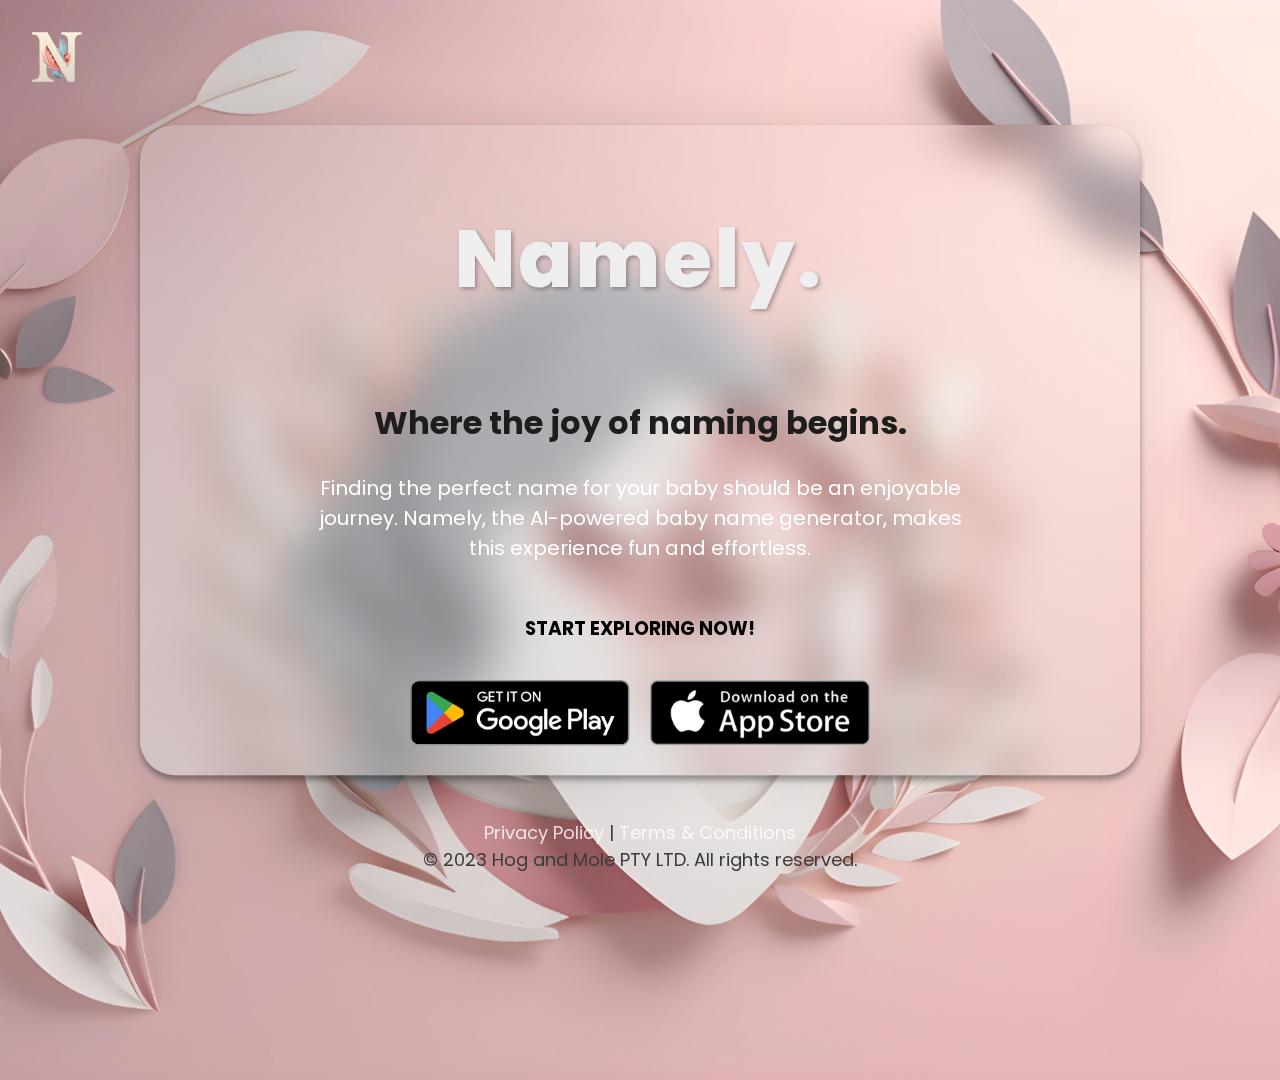
<file: index.html>
<!DOCTYPE html>
<html lang="en">

<head>
    <meta charset="UTF-8">
    <meta name="viewport" content="width=device-width, initial-scale=1.0">
    
    <title>Namely - The AI-Powered Baby Name Generator</title>
    <meta name="description" content="Discover the perfect name for your baby with Namely, the AI-powered baby name generator. Get personalized baby name suggestions and find unique names for your little one. Start exploring now!">
    <meta name="keywords" content="baby names, name generator, baby name generator, unique baby names, baby name ideas">
    <link rel="apple-touch-icon" sizes="180x180" href="assets/apple-touch-icon.png">
    <link rel="android-chrome-icon" sizes="192x192" href="assets/android-chrome-192x192.png">
    <link rel="icon" type="image/png" sizes="32x32" href="assets/favicon-32x32.png">
    <link rel="icon" type="image/png" sizes="16x16" href="assets/favicon-16x16.png">
    <link rel="manifest" href="/site.webmanifest">
    <!-- Link to 'Poppins' font with specific font weights -->
    <link rel="stylesheet" href="https://fonts.googleapis.com/css2?family=Poppins:wght@400;600;800&display=swap">




    <link rel="manifest" href="assets/site.webmanifest">

    <link rel="stylesheet" href="style.css">
    
</head>

<body>

    <div class="background-image">
        <header class="header">
            <a href="index.html" class="logo">
                <img class="logo" src="assets/logo.webp" alt="Namely-logo">
            </a>
        </header>



        <div class="glass-container">
            <h1>Namely.</h1>
            <h2>Where the joy of naming begins.</h2>

            <p class="glass-box-description">Finding the perfect name for your baby should be an enjoyable journey.
                Namely,
                the AI-powered baby name generator, makes this experience fun and effortless.</p>
            <h3>START EXPLORING NOW!</h3>
            <div class="store-button-container">
            <div class="links">
                <a class="google-play-button" href="https://play.google.com/store/apps/details?id=com.hogandmole.baby"
                    target="_blank">
                    <img src="assets/google.webp" alt="Google Play">
                </a>
                <a class="app-store-button" href="https://apps.apple.com/us/app/namely/id6450491249" target="_blank">
                    <img src="assets/appstore.webp" alt="App Store">
                </a>
            </div>
            </div>
        </div>

    </div>
    </div>


    <footer>
        <p>
            <a href="privacy.html">Privacy Policy</a> |
            <a href="terms.html">Terms & Conditions</a>
        </p>
        <div class="footer-content">
            <p class="copy-right">&copy; 2023 Hog and Mole PTY LTD. All rights reserved.</p>
        </div>
    </footer>



</body>

</html>
</file>
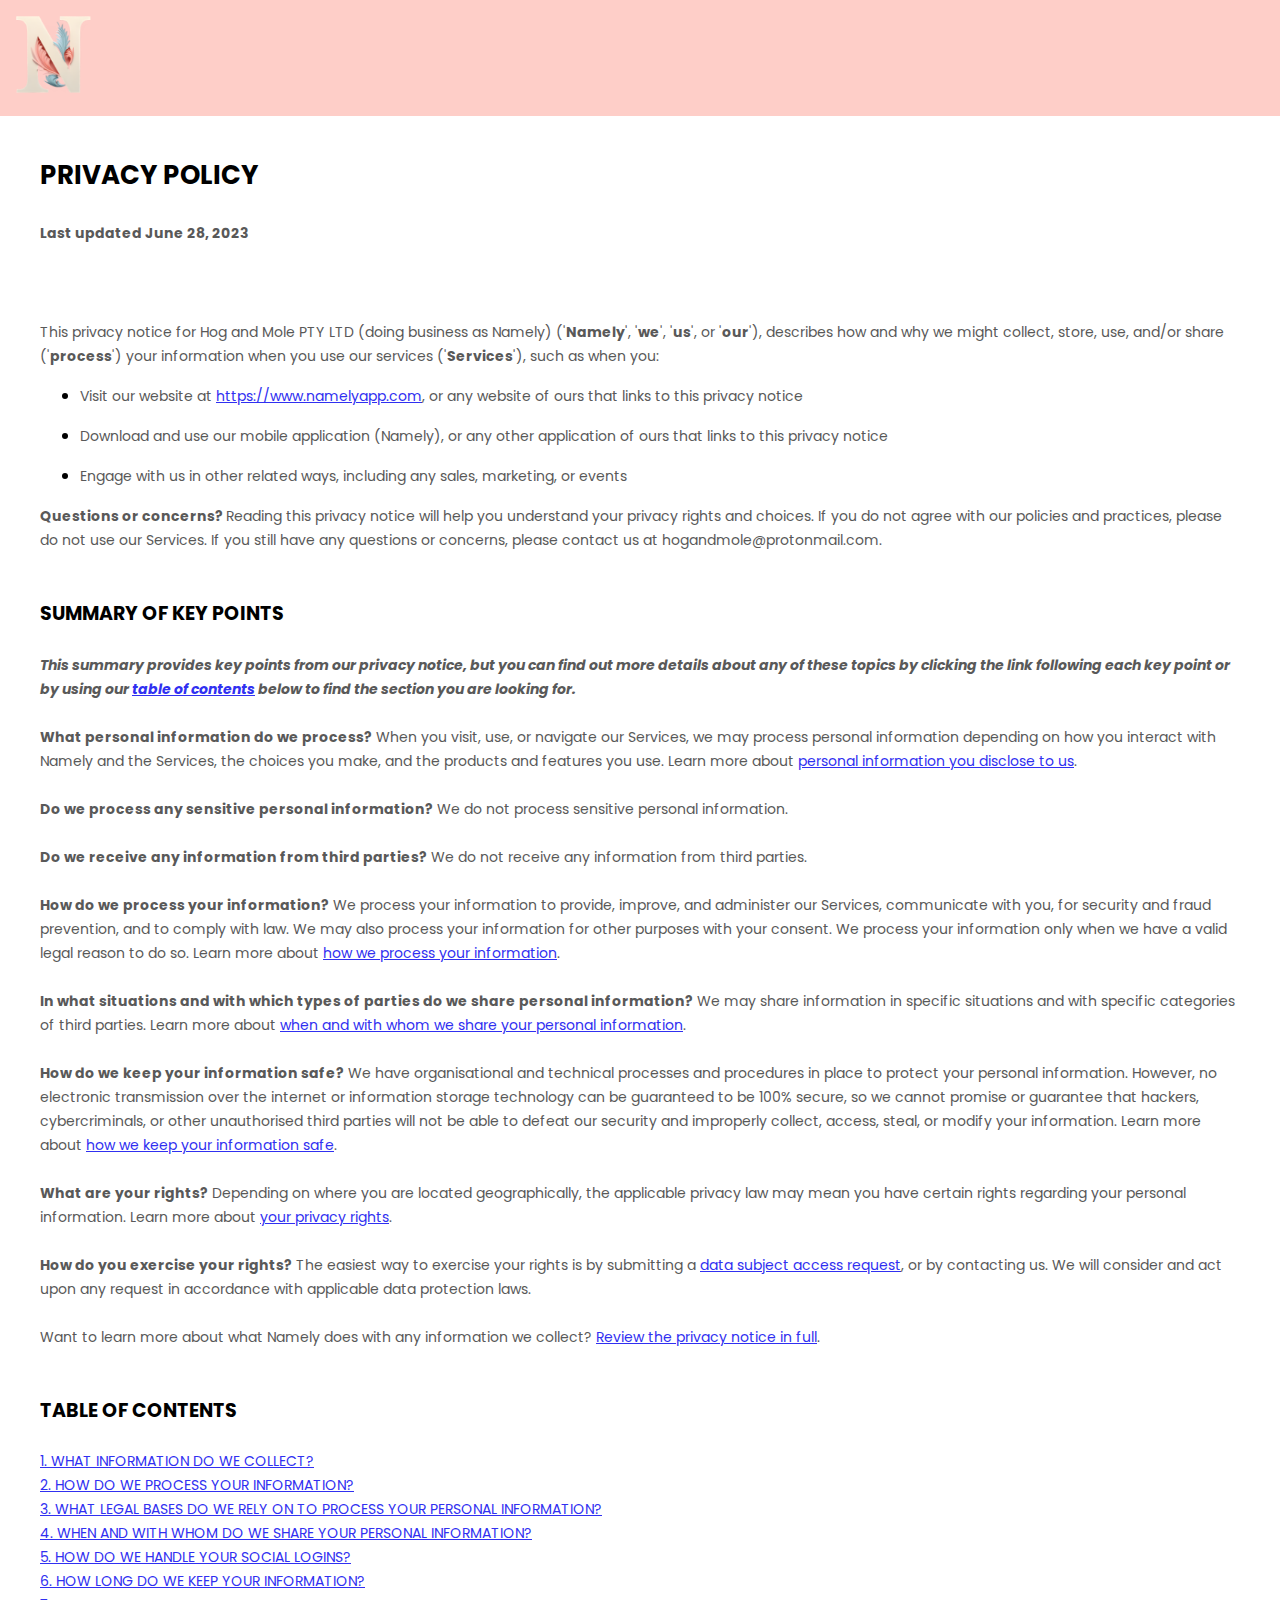
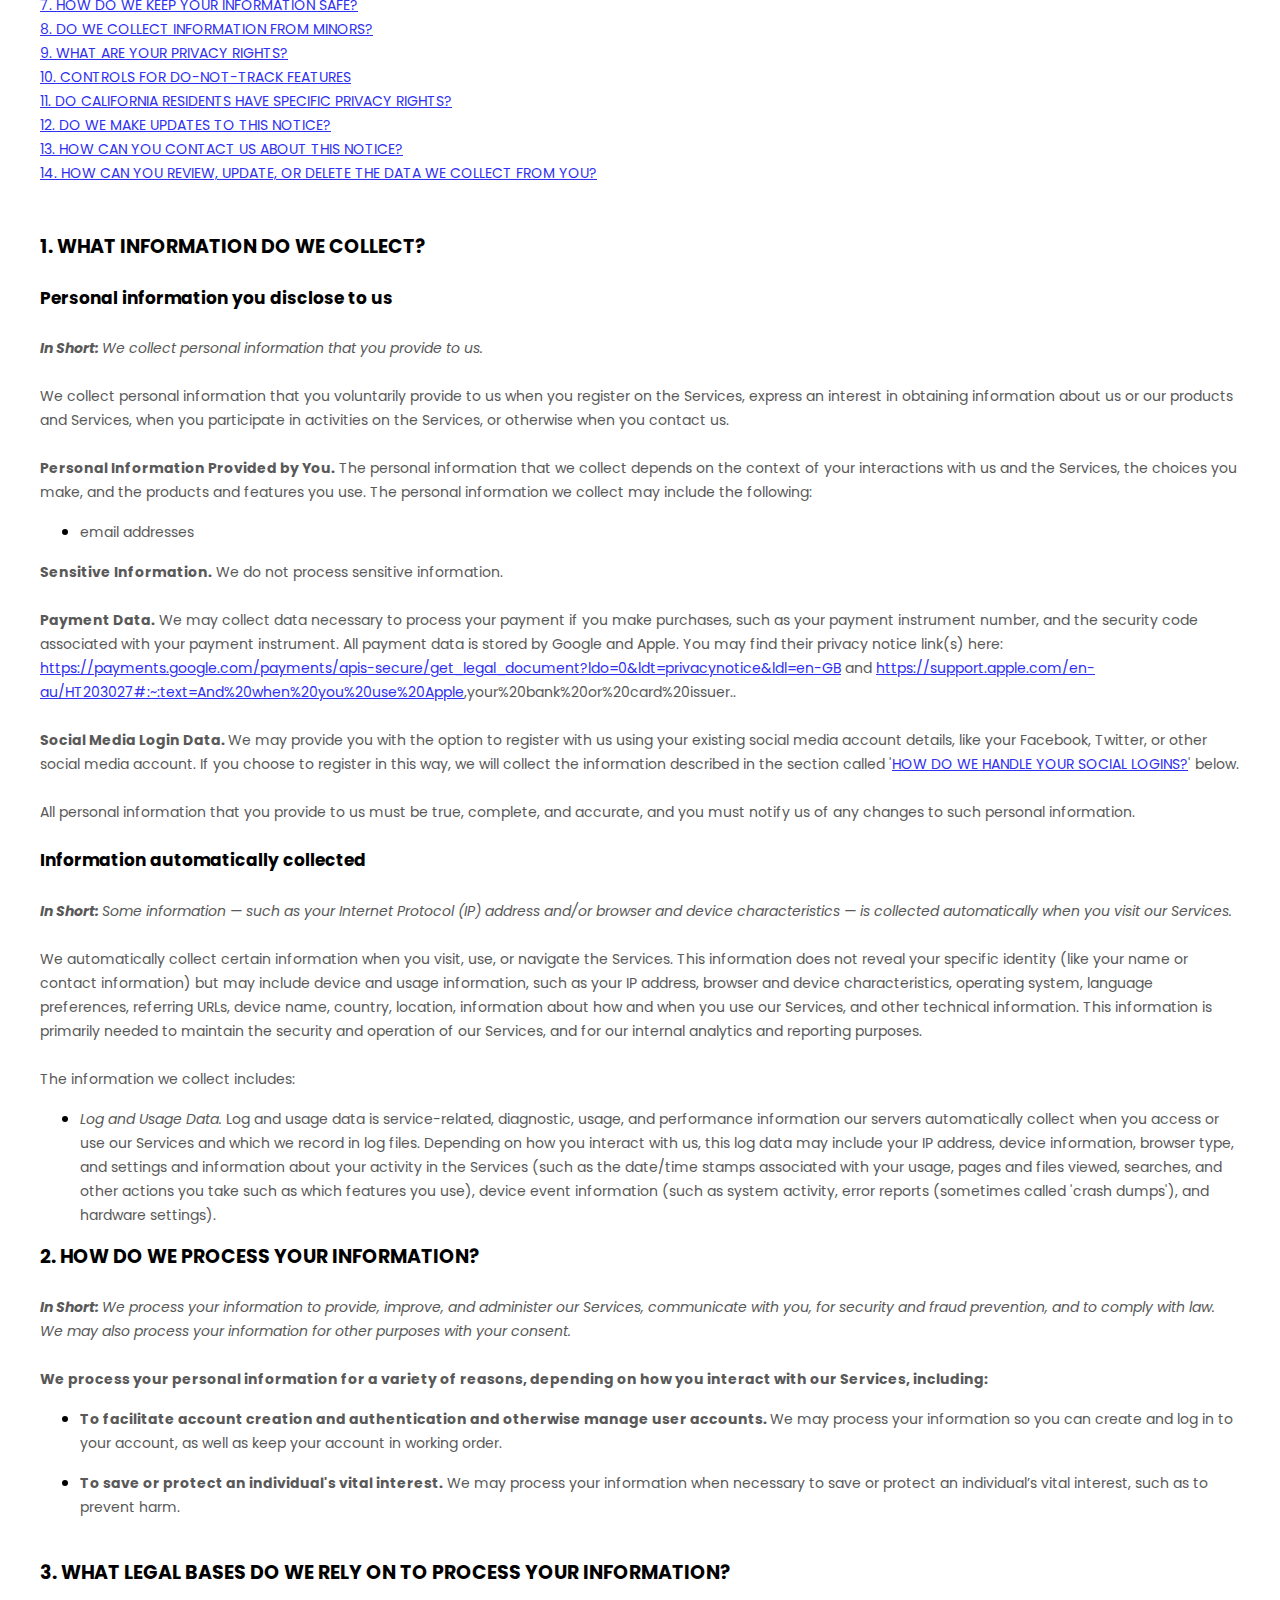
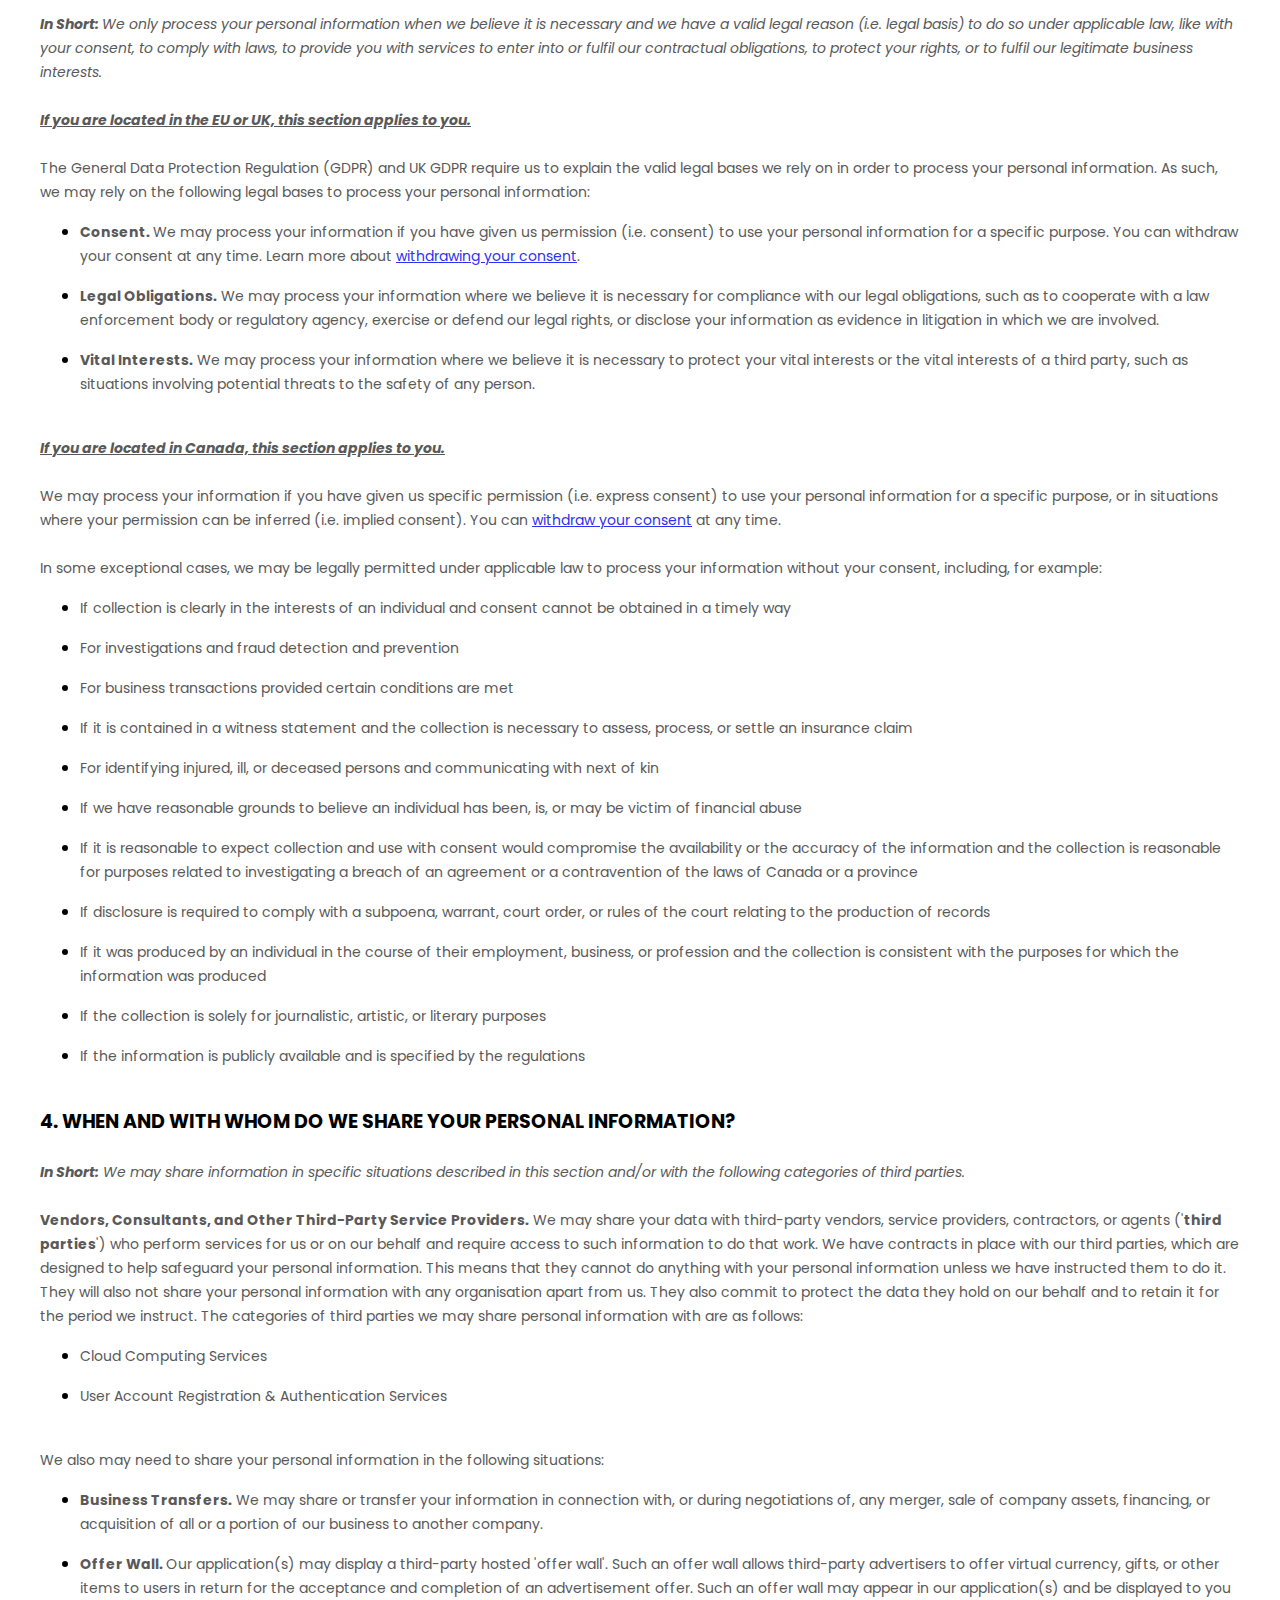
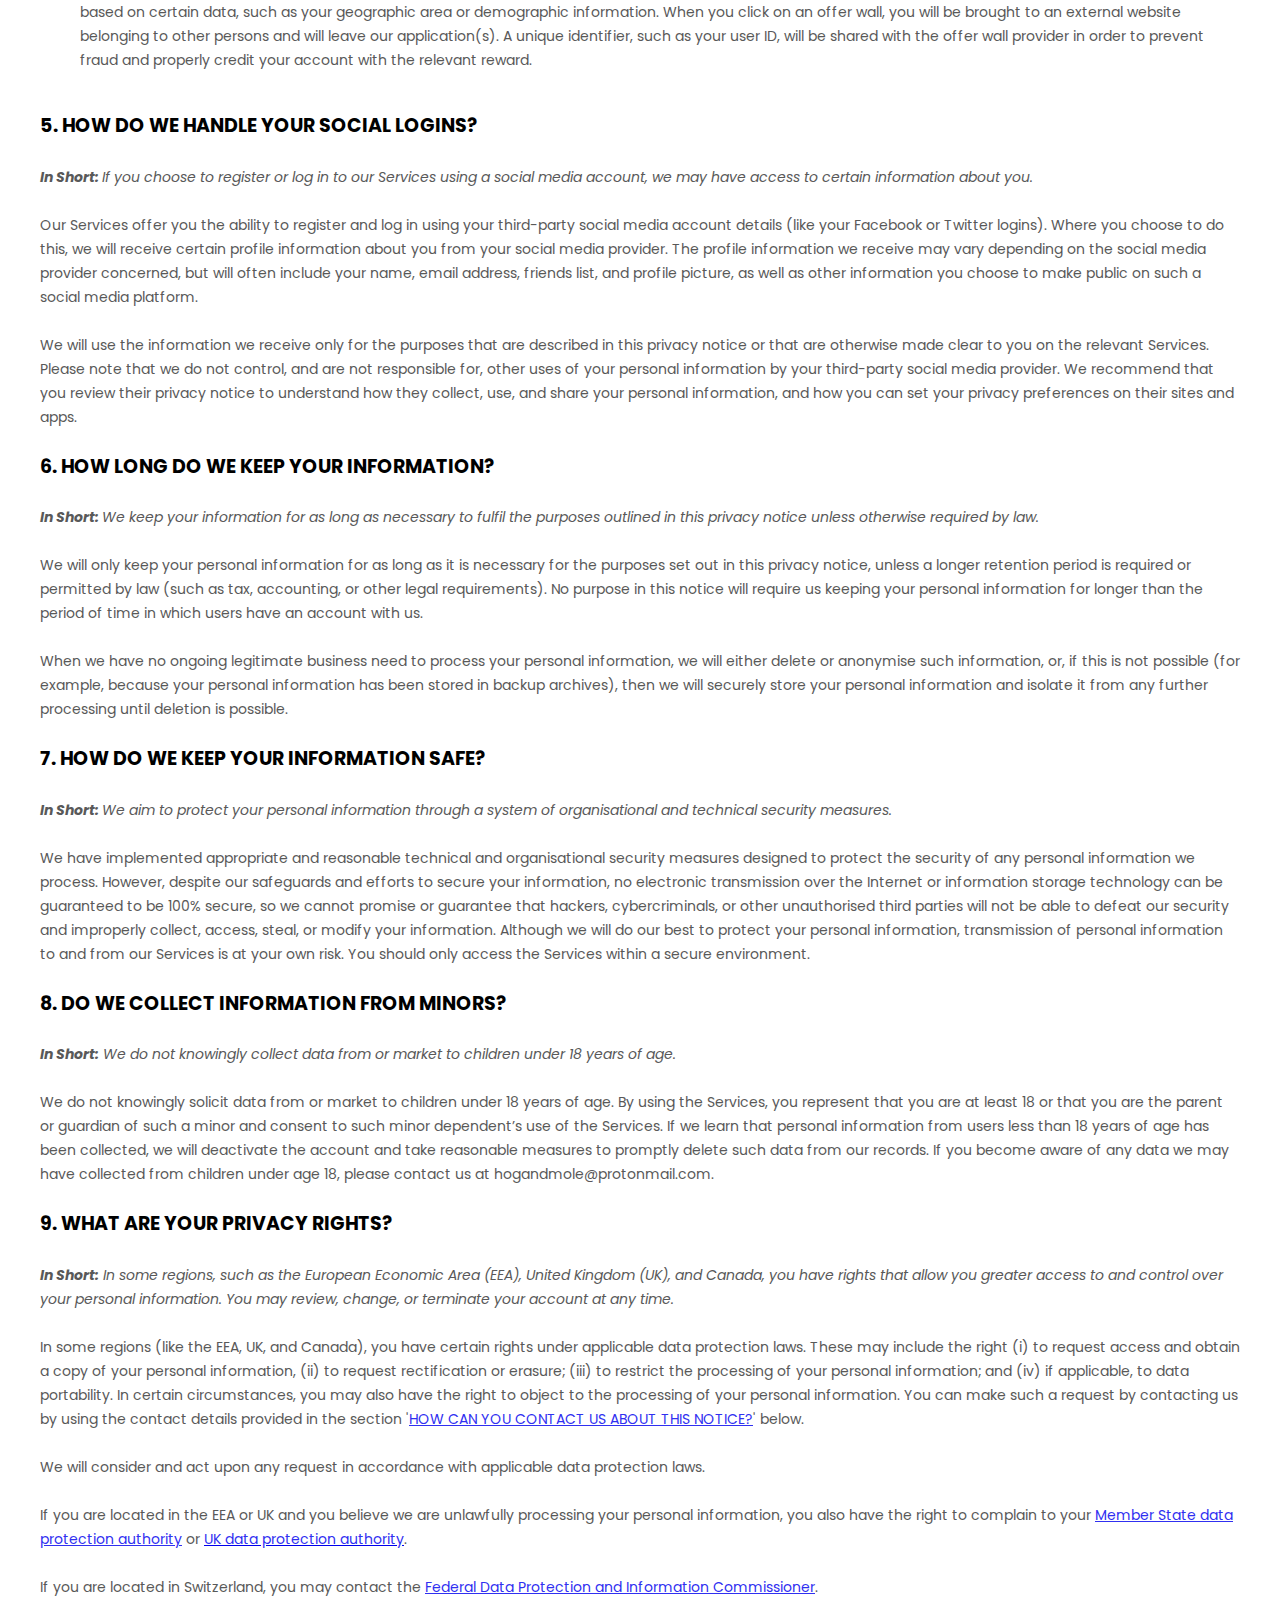
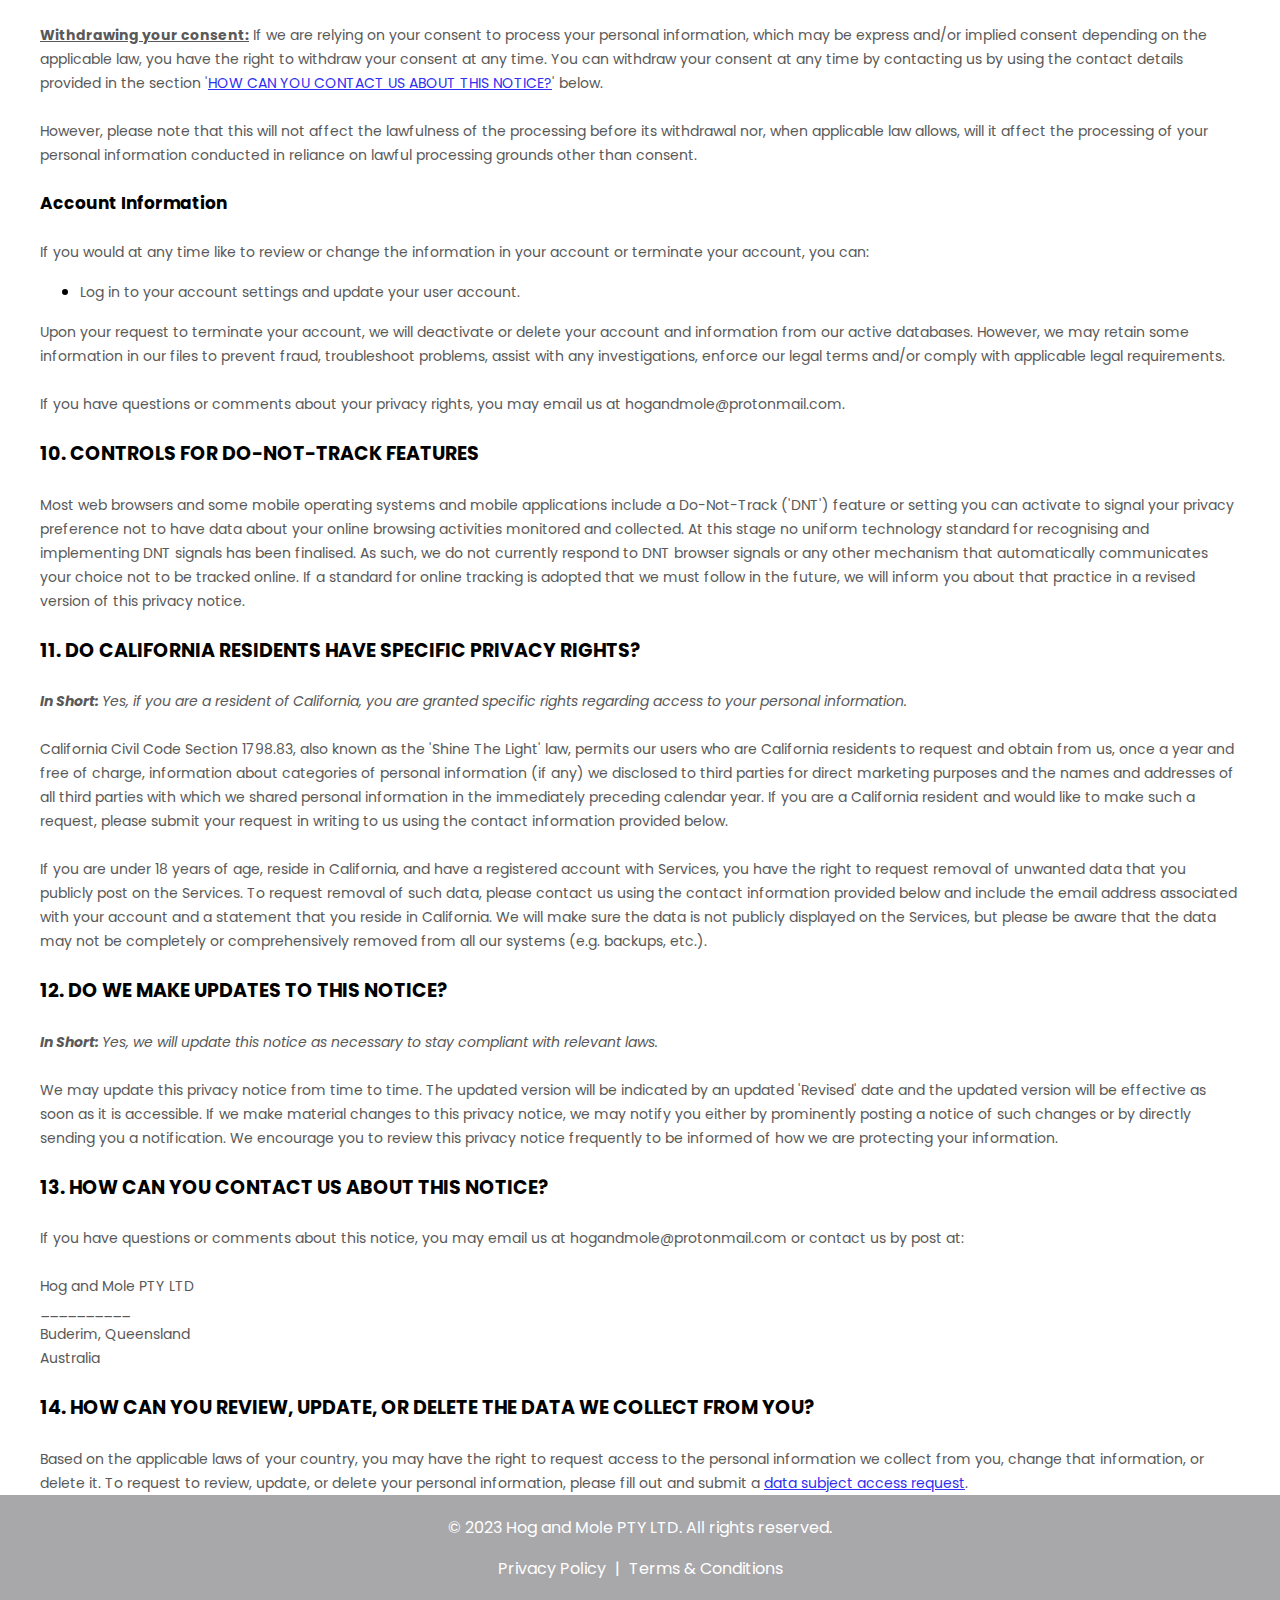
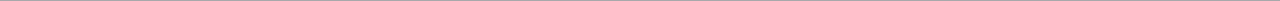
<file: privacy.html>
<!DOCTYPE html>
<html lang="en">
<head>
        <meta charset="UTF-8">
        <meta name="viewport" content="width=device-width, initial-scale=1.0">
        <title>Privacy Policy</title>        
        <meta name="description" content="Our Privacy Policy outlines how we handle your personal information and protect your privacy. Learn more about how we collect, use, and secure your data." />

        <link rel="stylesheet" href="privacy.css">
        <link rel="apple-touch-icon" sizes="180x180" href="assets/apple-touch-icon.png">
        <link rel="icon" type="image/png" sizes="32x32" href="assets/favicon-32x32.png">
        <link rel="icon" type="image/png" sizes="16x16" href="assets/favicon-16x16.png">
        <link rel="manifest" href="assets/site.webmanifest">
        <!-- Link to 'Poppins' font with specific font weights -->
    <link rel="stylesheet" href="https://fonts.googleapis.com/css2?family=Poppins:wght@400;600;800&display=swap">
</head>
<header class="header">
        <a href="index.html" class="logo">
            <img class="logo" src="assets/logo.webp" alt="Logo">
        </a>
    </header>
    <main>
<body>
        <div class="container">
       
              
                    <div data-custom-class="body">
                    <div><strong><span style="font-size: 26px;"><span data-custom-class="title"><bdt class="block-component"></bdt><bdt class="question">PRIVACY POLICY</bdt><bdt class="statement-end-if-in-editor"></bdt></span></span></strong></div><div><br></div><div><span style="color: rgb(127, 127, 127);"><strong><span style="font-size: 15px;"><span data-custom-class="subtitle">Last updated <bdt class="question">June 28, 2023</bdt></span></span></strong></span></div><div><br></div><div><br></div><div><br></div><div style="line-height: 1.5;"><span style="color: rgb(127, 127, 127);"><span style="color: rgb(89, 89, 89); font-size: 15px;"><span data-custom-class="body_text">This privacy notice for <bdt class="question">Hog and Mole PTY LTD<bdt class="block-component"></bdt> (doing business as <bdt class="question">Namely</bdt>)<bdt class="statement-end-if-in-editor"></bdt></bdt> (<bdt class="block-component"></bdt>'<bdt class="block-component"></bdt><bdt class="question"><strong>Namely</strong></bdt><bdt class="else-block"></bdt>', '<strong>we</strong>', '<strong>us</strong>', or '<strong>our</strong>'<bdt class="else-block"></bdt></span><span data-custom-class="body_text">), describes how and why we might collect, store, use, and/or share (<bdt class="block-component"></bdt>'<strong>process</strong>'<bdt class="else-block"></bdt>) your information when you use our services (<bdt class="block-component"></bdt>'<strong>Services</strong>'<bdt class="else-block"></bdt>), such as when you:</span></span></span><span style="font-size: 15px;"><span style="color: rgb(127, 127, 127);"><span data-custom-class="body_text"><span style="color: rgb(89, 89, 89);"><span data-custom-class="body_text"><bdt class="block-component"></bdt></span></span></span></span></span></div><ul><li style="line-height: 1.5;"><span style="font-size: 15px; color: rgb(89, 89, 89);"><span style="font-size: 15px; color: rgb(89, 89, 89);"><span data-custom-class="body_text">Visit our website<bdt class="block-component"></bdt> at <bdt class="question"><a href="https://www.namelyapp.com" target="_blank" data-custom-class="link">https://www.namelyapp.com</a></bdt><span style="font-size: 15px;"><span style="color: rgb(89, 89, 89);"><span data-custom-class="body_text"><span style="font-size: 15px;"><span style="color: rgb(89, 89, 89);"><bdt class="statement-end-if-in-editor">, or any website of ours that links to this privacy notice</bdt></span></span></span></span></span></span></span></span></li></ul><div><bdt class="block-component"><span style="font-size: 15px;"><span style="font-size: 15px;"><span style="color: rgb(127, 127, 127);"><span data-custom-class="body_text"><span style="color: rgb(89, 89, 89);"><span data-custom-class="body_text"><bdt class="block-component"></bdt></span></span></span></span></span></span></bdt></div><ul><li style="line-height: 1.5;"><span style="font-size: 15px; color: rgb(89, 89, 89);"><span style="font-size: 15px; color: rgb(89, 89, 89);"><span data-custom-class="body_text">Download and use<bdt class="block-component"></bdt> our mobile application<bdt class="block-component"></bdt> (<bdt class="question">Namely)<span style="font-size: 15px; color: rgb(89, 89, 89);"><span style="font-size: 15px; color: rgb(89, 89, 89);"><span data-custom-class="body_text"><span style="font-size: 15px;"><span style="color: rgb(89, 89, 89);"><span data-custom-class="body_text"><span style="font-size: 15px;"><span style="color: rgb(89, 89, 89);"><bdt class="statement-end-if-in-editor">,</bdt></span></span></span></span></span></span></span></span></bdt></span><span data-custom-class="body_text"><span style="font-size: 15px;"><span style="color: rgb(89, 89, 89);"><span data-custom-class="body_text"><span style="font-size: 15px;"><span style="color: rgb(89, 89, 89);"><bdt class="statement-end-if-in-editor"><bdt class="block-component"> or any other application of ours that links to this privacy notice</bdt></bdt></span></span></span></span></span></span></span></span></li></ul><div style="line-height: 1.5;"><span style="font-size: 15px;"><span style="color: rgb(127, 127, 127);"><span data-custom-class="body_text"><span style="color: rgb(89, 89, 89);"><span data-custom-class="body_text"><bdt class="block-component"></bdt></span></span></span></span></span></div><ul><li style="line-height: 1.5;"><span style="font-size: 15px; color: rgb(89, 89, 89);"><span style="font-size: 15px; color: rgb(89, 89, 89);"><span data-custom-class="body_text">Engage with us in other related ways, including any sales, marketing, or events<span style="font-size: 15px;"><span style="color: rgb(89, 89, 89);"><span data-custom-class="body_text"><span style="font-size: 15px;"><span style="color: rgb(89, 89, 89);"><bdt class="statement-end-if-in-editor"></bdt></span></span></span></span></span></span></span></span></li></ul><div style="line-height: 1.5;"><span style="font-size: 15px;"><span style="color: rgb(127, 127, 127);"><span data-custom-class="body_text"><strong>Questions or concerns? </strong>Reading this privacy notice will help you understand your privacy rights and choices. If you do not agree with our policies and practices, please do not use our Services. If you still have any questions or concerns, please contact us at <bdt class="question">hogandmole@protonmail.com</bdt>.</span></span></span></div><div style="line-height: 1.5;"><br></div><div style="line-height: 1.5;"><br></div><div style="line-height: 1.5;"><strong><span style="font-size: 15px;"><span data-custom-class="heading_1">SUMMARY OF KEY POINTS</span></span></strong></div><div style="line-height: 1.5;"><br></div><div style="line-height: 1.5;"><span style="font-size: 15px;"><span data-custom-class="body_text"><strong><em>This summary provides key points from our privacy notice, but you can find out more details about any of these topics by clicking the link following each key point or by using our </em></strong></span></span><a data-custom-class="link" href="#toc"><span style="font-size: 15px;"><span data-custom-class="body_text"><strong><em>table of contents</em></strong></span></span></a><span style="font-size: 15px;"><span data-custom-class="body_text"><strong><em> below to find the section you are looking for.</em></strong></span></span></div><div style="line-height: 1.5;"><br></div><div style="line-height: 1.5;"><span style="font-size: 15px;"><span data-custom-class="body_text"><strong>What personal information do we process?</strong> When you visit, use, or navigate our Services, we may process personal information depending on how you interact with <bdt class="block-component"></bdt><bdt class="question">Namely</bdt><bdt class="else-block"></bdt> and the Services, the choices you make, and the products and features you use. Learn more about </span></span><a data-custom-class="link" href="#personalinfo"><span style="font-size: 15px;"><span data-custom-class="body_text">personal information you disclose to us</span></span></a><span data-custom-class="body_text">.</span></div><div style="line-height: 1.5;"><br></div><div style="line-height: 1.5;"><span style="font-size: 15px;"><span data-custom-class="body_text"><strong>Do we process any sensitive personal information?</strong> <bdt class="block-component"></bdt>We do not process sensitive personal information.<bdt class="else-block"></bdt></span></span></div><div style="line-height: 1.5;"><br></div><div style="line-height: 1.5;"><span style="font-size: 15px;"><span data-custom-class="body_text"><strong>Do we receive any information from third parties?</strong> <bdt class="block-component"></bdt>We do not receive any information from third parties.<bdt class="else-block"></bdt></span></span></div><div style="line-height: 1.5;"><br></div><div style="line-height: 1.5;"><span style="font-size: 15px;"><span data-custom-class="body_text"><strong>How do we process your information?</strong> We process your information to provide, improve, and administer our Services, communicate with you, for security and fraud prevention, and to comply with law. We may also process your information for other purposes with your consent. We process your information only when we have a valid legal reason to do so. Learn more about </span></span><a data-custom-class="link" href="#infouse"><span style="font-size: 15px;"><span data-custom-class="body_text">how we process your information</span></span></a><span data-custom-class="body_text">.</span></div><div style="line-height: 1.5;"><br></div><div style="line-height: 1.5;"><span style="font-size: 15px;"><span data-custom-class="body_text"><strong>In what situations and with which <bdt class="block-component"></bdt>types of <bdt class="statement-end-if-in-editor"></bdt>parties do we share personal information?</strong> We may share information in specific situations and with specific <bdt class="block-component"></bdt>categories of <bdt class="statement-end-if-in-editor"></bdt>third parties. Learn more about </span></span><a data-custom-class="link" href="#whoshare"><span style="font-size: 15px;"><span data-custom-class="body_text">when and with whom we share your personal information</span></span></a><span style="font-size: 15px;"><span data-custom-class="body_text">.<bdt class="block-component"></bdt></span></span></div><div style="line-height: 1.5;"><br></div><div style="line-height: 1.5;"><span style="font-size: 15px;"><span data-custom-class="body_text"><strong>How do we keep your information safe?</strong> We have <bdt class="block-component"></bdt>organisational<bdt class="else-block"></bdt> and technical processes and procedures in place to protect your personal information. However, no electronic transmission over the internet or information storage technology can be guaranteed to be 100% secure, so we cannot promise or guarantee that hackers, cybercriminals, or other <bdt class="block-component"></bdt>unauthorised<bdt class="else-block"></bdt> third parties will not be able to defeat our security and improperly collect, access, steal, or modify your information. Learn more about </span></span><a data-custom-class="link" href="#infosafe"><span style="font-size: 15px;"><span data-custom-class="body_text">how we keep your information safe</span></span></a><span data-custom-class="body_text">.</span><span style="font-size: 15px;"><span data-custom-class="body_text"><bdt class="statement-end-if-in-editor"></bdt></span></span></div><div style="line-height: 1.5;"><br></div><div style="line-height: 1.5;"><span style="font-size: 15px;"><span data-custom-class="body_text"><strong>What are your rights?</strong> Depending on where you are located geographically, the applicable privacy law may mean you have certain rights regarding your personal information. Learn more about </span></span><a data-custom-class="link" href="#privacyrights"><span style="font-size: 15px;"><span data-custom-class="body_text">your privacy rights</span></span></a><span data-custom-class="body_text">.</span></div><div style="line-height: 1.5;"><br></div><div style="line-height: 1.5;"><span style="font-size: 15px;"><span data-custom-class="body_text"><strong>How do you exercise your rights?</strong> The easiest way to exercise your rights is by <bdt class="block-component">submitting a </bdt></span></span><a data-custom-class="link" href="https://app.termly.io/notify/38dd6a77-31ba-4627-87f6-01ec499504a6" rel="noopener noreferrer" target="_blank"><span style="font-size: 15px;"><span data-custom-class="body_text">data subject access request</span></span></a><span style="font-size: 15px;"><span data-custom-class="body_text"><bdt class="block-component"></bdt>, or by contacting us. We will consider and act upon any request in accordance with applicable data protection laws.</span></span></div><div style="line-height: 1.5;"><br></div><div style="line-height: 1.5;"><span style="font-size: 15px;"><span data-custom-class="body_text">Want to learn more about what <bdt class="block-component"></bdt><bdt class="question">Namely</bdt><bdt class="else-block"></bdt> does with any information we collect? </span></span><a data-custom-class="link" href="#toc"><span style="font-size: 15px;"><span data-custom-class="body_text">Review the privacy notice in full</span></span></a><span style="font-size: 15px;"><span data-custom-class="body_text">.</span></span></div><div style="line-height: 1.5;"><br></div><div style="line-height: 1.5;"><br></div><div id="toc" style="line-height: 1.5;"><span style="font-size: 15px;"><span style="color: rgb(127, 127, 127);"><span style="color: rgb(0, 0, 0);"><strong><span data-custom-class="heading_1">TABLE OF CONTENTS</span></strong></span></span></span></div><div style="line-height: 1.5;"><br></div><div style="line-height: 1.5;"><span style="font-size: 15px;"><a data-custom-class="link" href="#infocollect"><span style="color: rgb(89, 89, 89);">1. WHAT INFORMATION DO WE COLLECT?</span></a></span></div><div style="line-height: 1.5;"><span style="font-size: 15px;"><a data-custom-class="link" href="#infouse"><span style="color: rgb(89, 89, 89);">2. HOW DO WE PROCESS YOUR INFORMATION?<bdt class="block-component"></bdt></span></a></span></div><div style="line-height: 1.5;"><span style="font-size: 15px;"><a data-custom-class="link" href="#legalbases"><span style="color: rgb(89, 89, 89);">3. <span style="font-size: 15px;"><span style="color: rgb(89, 89, 89);">WHAT LEGAL BASES DO WE RELY ON TO PROCESS YOUR PERSONAL INFORMATION?</span></span><bdt class="statement-end-if-in-editor"></bdt></span></a></span></div><div style="line-height: 1.5;"><span style="font-size: 15px;"><span style="color: rgb(89, 89, 89);"><a data-custom-class="link" href="#whoshare">4. WHEN AND WITH WHOM DO WE SHARE YOUR PERSONAL INFORMATION?</a></span><span data-custom-class="body_text"><bdt class="block-component"></bdt></span></a><span style="color: rgb(127, 127, 127);"><span style="color: rgb(89, 89, 89);"><span data-custom-class="body_text"><span style="color: rgb(89, 89, 89);"><bdt class="block-component"></bdt></span></span><span data-custom-class="body_text"><span style="color: rgb(89, 89, 89);"><span style="color: rgb(89, 89, 89);"><span style="color: rgb(89, 89, 89);"><bdt class="block-component"></bdt></span></span></span></span></span></span></span></div><div style="line-height: 1.5;"><span style="font-size: 15px;"><a data-custom-class="link" href="#sociallogins"><span style="color: rgb(89, 89, 89);"><span style="color: rgb(89, 89, 89);"><span style="color: rgb(89, 89, 89);">5. HOW DO WE HANDLE YOUR SOCIAL LOGINS?</span></span></span></a><span style="color: rgb(127, 127, 127);"><span style="color: rgb(89, 89, 89);"><span data-custom-class="body_text"><span style="color: rgb(89, 89, 89);"><span style="color: rgb(89, 89, 89);"><span style="color: rgb(89, 89, 89);"><bdt class="statement-end-if-in-editor"></bdt></span></span><bdt class="block-component"></bdt></span></span></span></span></span></div><div style="line-height: 1.5;"><span style="font-size: 15px;"><a data-custom-class="link" href="#inforetain"><span style="color: rgb(89, 89, 89);">6. HOW LONG DO WE KEEP YOUR INFORMATION?</span></a><span style="color: rgb(127, 127, 127);"><span style="color: rgb(89, 89, 89);"><span data-custom-class="body_text"><span style="color: rgb(89, 89, 89);"><span style="color: rgb(89, 89, 89);"><bdt class="block-component"></bdt></span></span></span></span></span></span></div><div style="line-height: 1.5;"><span style="font-size: 15px;"><a data-custom-class="link" href="#infosafe"><span style="color: rgb(89, 89, 89);">7. HOW DO WE KEEP YOUR INFORMATION SAFE?</span></a><span style="color: rgb(127, 127, 127);"><span style="color: rgb(89, 89, 89);"><span data-custom-class="body_text"><span style="color: rgb(89, 89, 89);"><bdt class="statement-end-if-in-editor"></bdt><bdt class="block-component"></bdt></span></span></span></span></span></div><div style="line-height: 1.5;"><span style="font-size: 15px;"><a data-custom-class="link" href="#infominors"><span style="color: rgb(89, 89, 89);">8. DO WE COLLECT INFORMATION FROM MINORS?</span></a><span style="color: rgb(127, 127, 127);"><span style="color: rgb(89, 89, 89);"><span data-custom-class="body_text"><span style="color: rgb(89, 89, 89);"><bdt class="statement-end-if-in-editor"></bdt></span></span></span></span></span></div><div style="line-height: 1.5;"><span style="font-size: 15px;"><span style="color: rgb(89, 89, 89);"><a data-custom-class="link" href="#privacyrights">9. WHAT ARE YOUR PRIVACY RIGHTS?</a></span></span></div><div style="line-height: 1.5;"><span style="font-size: 15px;"><a data-custom-class="link" href="#DNT"><span style="color: rgb(89, 89, 89);">10. CONTROLS FOR DO-NOT-TRACK FEATURES</span></a></span></div><div style="line-height: 1.5;"><span style="font-size: 15px;"><a data-custom-class="link" href="#caresidents"><span style="color: rgb(89, 89, 89);">11. DO CALIFORNIA RESIDENTS HAVE SPECIFIC PRIVACY RIGHTS?</span></a></span><bdt class="block-component"><span style="font-size: 15px;"><span data-custom-class="body_text"></span></bdt></span></div><div style="line-height: 1.5;"><span style="font-size: 15px;"><a data-custom-class="link" href="#policyupdates"><span style="color: rgb(89, 89, 89);">12. DO WE MAKE UPDATES TO THIS NOTICE?</span></a></span></div><div style="line-height: 1.5;"><a data-custom-class="link" href="#contact"><span style="color: rgb(89, 89, 89); font-size: 15px;">13. HOW CAN YOU CONTACT US ABOUT THIS NOTICE?</span></a></div><div style="line-height: 1.5;"><a data-custom-class="link" href="#request"><span style="color: rgb(89, 89, 89);">14. HOW CAN YOU REVIEW, UPDATE, OR DELETE THE DATA WE COLLECT FROM YOU?</span></a></div><div style="line-height: 1.5;"><br></div><div style="line-height: 1.5;"><br></div><div id="infocollect" style="line-height: 1.5;"><span style="color: rgb(127, 127, 127);"><span style="color: rgb(89, 89, 89); font-size: 15px;"><span style="font-size: 15px; color: rgb(89, 89, 89);"><span style="font-size: 15px; color: rgb(89, 89, 89);"><span id="control" style="color: rgb(0, 0, 0);"><strong><span data-custom-class="heading_1">1. WHAT INFORMATION DO WE COLLECT?</span></strong></span></span></span></span></span></div><div style="line-height: 1.5;"><br></div><div id="personalinfo" style="line-height: 1.5;"><span data-custom-class="heading_2" style="color: rgb(0, 0, 0);"><span style="font-size: 15px;"><strong>Personal information you disclose to us</strong></span></span></div><div><div><br></div><div style="line-height: 1.5;"><span style="color: rgb(127, 127, 127);"><span style="color: rgb(89, 89, 89); font-size: 15px;"><span data-custom-class="body_text"><span style="font-size: 15px; color: rgb(89, 89, 89);"><span style="font-size: 15px; color: rgb(89, 89, 89);"><span data-custom-class="body_text"><strong><em>In Short:</em></strong></span></span></span></span><span data-custom-class="body_text"><span style="font-size: 15px; color: rgb(89, 89, 89);"><span style="font-size: 15px; color: rgb(89, 89, 89);"><span data-custom-class="body_text"><strong><em> </em></strong><em>We collect personal information that you provide to us.</em></span></span></span></span></span></span></div></div><div style="line-height: 1.5;"><br></div><div style="line-height: 1.5;"><span style="font-size: 15px; color: rgb(89, 89, 89);"><span style="font-size: 15px; color: rgb(89, 89, 89);"><span data-custom-class="body_text">We collect personal information that you voluntarily provide to us when you <span style="font-size: 15px;"><bdt class="block-component"></bdt></span>register on the Services, </span><span style="font-size: 15px;"><span data-custom-class="body_text"><span style="font-size: 15px;"><bdt class="statement-end-if-in-editor"></bdt></span></span><span data-custom-class="body_text">express an interest in obtaining information about us or our products and Services, when you participate in activities on the Services, or otherwise when you contact us.</span></span></span></span></div><div style="line-height: 1.5;"><br></div><div style="line-height: 1.5;"><span style="font-size: 15px; color: rgb(89, 89, 89);"><span style="font-size: 15px; color: rgb(89, 89, 89);"><span data-custom-class="body_text"><span style="font-size: 15px;"><bdt class="block-component"></bdt></span></span></span></span></div><div style="line-height: 1.5;"><span style="font-size: 15px; color: rgb(89, 89, 89);"><span style="font-size: 15px; color: rgb(89, 89, 89);"><span data-custom-class="body_text"><strong>Personal Information Provided by You.</strong> The personal information that we collect depends on the context of your interactions with us and the Services, the choices you make, and the products and features you use. The personal information we collect may include the following:<span style="font-size: 15px;"><span data-custom-class="body_text"><bdt class="forloop-component"></bdt></span></span></span></span></span></div><ul><li style="line-height: 1.5;"><span style="font-size: 15px; color: rgb(89, 89, 89);"><span style="font-size: 15px; color: rgb(89, 89, 89);"><span data-custom-class="body_text"><span style="font-size: 15px;"><span data-custom-class="body_text"><bdt class="question">email addresses</bdt></span></span></span></span></span></li></ul><div style="line-height: 1.5;"><span style="font-size: 15px; color: rgb(89, 89, 89);"><span style="font-size: 15px; color: rgb(89, 89, 89);"><span data-custom-class="body_text"><span style="font-size: 15px;"><span data-custom-class="body_text"><bdt class="forloop-component"></bdt></span><span data-custom-class="body_text"><bdt class="statement-end-if-in-editor"></bdt></span></span></span></span></span></div><div id="sensitiveinfo" style="line-height: 1.5;"><span style="font-size: 15px;"><span data-custom-class="body_text"><strong>Sensitive Information.</strong> <bdt class="block-component"></bdt>We do not process sensitive information.</span></span></div><div style="line-height: 1.5;"><br></div><div style="line-height: 1.5;"><span style="font-size: 15px;"><span data-custom-class="body_text"><bdt class="else-block"></bdt></span></span><span style="font-size: 15px; color: rgb(89, 89, 89);"><span style="font-size: 15px; color: rgb(89, 89, 89);"><span data-custom-class="body_text"><span style="font-size: 15px;"><span data-custom-class="body_text"><bdt class="block-component"></bdt></span></span></span></span></span></div><div style="line-height: 1.5;"><span style="font-size: 15px; color: rgb(89, 89, 89);"><span style="font-size: 15px; color: rgb(89, 89, 89);"><span data-custom-class="body_text"><strong>Payment Data.</strong> We may collect data necessary to process your payment if you make purchases, such as your payment instrument number, and the security code associated with your payment instrument. All payment data is stored by<bdt class="forloop-component"></bdt><span style="font-size: 15px; color: rgb(89, 89, 89);"><span style="font-size: 15px; color: rgb(89, 89, 89);"><span data-custom-class="body_text"><span style="font-size: 15px;"><span data-custom-class="body_text"><bdt class="block-component"></bdt></span></span></span></span></span> <bdt class="question">Google</bdt><span style="font-size: 15px; color: rgb(89, 89, 89);"><span style="font-size: 15px; color: rgb(89, 89, 89);"><span data-custom-class="body_text"><span style="font-size: 15px; color: rgb(89, 89, 89);"><span style="font-size: 15px; color: rgb(89, 89, 89);"><span data-custom-class="body_text"><span style="font-size: 15px;"><span data-custom-class="body_text"><bdt class="block-component"></bdt></span></span></span><span data-custom-class="body_text"><span style="font-size: 15px;"><span style="color: rgb(89, 89, 89);"><span data-custom-class="body_text"><span style="font-size: 15px;"><span style="color: rgb(89, 89, 89);"><span data-custom-class="body_text"><span style="color: rgb(89, 89, 89);"><span style="font-size: 15px;"><span data-custom-class="body_text"><bdt class="forloop-component"></bdt><span style="font-size: 15px; color: rgb(89, 89, 89);"><span style="font-size: 15px; color: rgb(89, 89, 89);"><span data-custom-class="body_text"><span style="font-size: 15px;"><span data-custom-class="body_text"><bdt class="block-component"></bdt> and <span style="font-size: 15px; color: rgb(89, 89, 89);"><span style="font-size: 15px; color: rgb(89, 89, 89);"><span data-custom-class="body_text"><bdt class="question">Apple</bdt></span><span data-custom-class="body_text"><span style="font-size: 15px;"><span data-custom-class="body_text"><bdt class="statement-end-if-in-editor"></bdt></span></span></span><span data-custom-class="body_text"><span style="font-size: 15px;"><span style="color: rgb(89, 89, 89);"><span data-custom-class="body_text"><span style="font-size: 15px;"><span style="color: rgb(89, 89, 89);"><span data-custom-class="body_text"><span style="color: rgb(89, 89, 89);"><span style="font-size: 15px;"><span data-custom-class="body_text"><bdt class="forloop-component"></bdt></span></span></span></span></span></span></span></span></span></span></span></span>. You may find their privacy notice link(s) here:<span style="font-size: 15px; color: rgb(89, 89, 89);"><span style="font-size: 15px; color: rgb(89, 89, 89);"><span data-custom-class="body_text"><bdt class="forloop-component"></bdt><span style="font-size: 15px; color: rgb(89, 89, 89);"><span style="font-size: 15px; color: rgb(89, 89, 89);"><span data-custom-class="body_text"><span style="font-size: 15px;"><span data-custom-class="body_text"><bdt class="block-component"></bdt></span></span></span></span></span></span></span></span> <bdt class="question"><a href="https://payments.google.com/payments/apis-secure/get_legal_document?ldo=0&ldt=privacynotice&ldl=en-GB" target="_blank" data-custom-class="link">https://payments.google.com/payments/apis-secure/get_legal_document?ldo=0&ldt=privacynotice&ldl=en-GB</a></bdt><span style="font-size: 15px; color: rgb(89, 89, 89);"><span style="font-size: 15px; color: rgb(89, 89, 89);"><span data-custom-class="body_text"><span style="font-size: 15px; color: rgb(89, 89, 89);"><span style="font-size: 15px; color: rgb(89, 89, 89);"><span data-custom-class="body_text"><span style="font-size: 15px; color: rgb(89, 89, 89);"><span style="font-size: 15px; color: rgb(89, 89, 89);"><span data-custom-class="body_text"><span style="font-size: 15px;"><span data-custom-class="body_text"><bdt class="block-component"></bdt></span></span></span></span></span></span></span></span><bdt class="forloop-component"></bdt><span style="font-size: 15px; color: rgb(89, 89, 89);"><span style="font-size: 15px; color: rgb(89, 89, 89);"><span data-custom-class="body_text"><span style="font-size: 15px;"><span data-custom-class="body_text"><bdt class="block-component"></bdt> and <span style="font-size: 15px; color: rgb(89, 89, 89);"><span style="font-size: 15px; color: rgb(89, 89, 89);"><span data-custom-class="body_text"><bdt class="question"><a href="https://support.apple.com/en-au/HT203027#:~:text=And%20when%20you%20use%20Apple" target="_blank" data-custom-class="link">https://support.apple.com/en-au/HT203027#:~:text=And%20when%20you%20use%20Apple</a>,your%20bank%20or%20card%20issuer.</bdt></span><span data-custom-class="body_text"><span style="font-size: 15px; color: rgb(89, 89, 89);"><span style="font-size: 15px; color: rgb(89, 89, 89);"><span data-custom-class="body_text"><span style="font-size: 15px;"><span data-custom-class="body_text"><bdt class="statement-end-if-in-editor"></bdt></span></span></span></span></span></span></span></span><bdt class="forloop-component"></bdt><span style="font-size: 15px;"><span data-custom-class="body_text">.<bdt class="block-component"></bdt></span></span></span></span></span></div><div style="line-height: 1.5;"><br></div><div style="line-height: 1.5;"><span style="font-size: 15px; color: rgb(89, 89, 89);"><span style="font-size: 15px; color: rgb(89, 89, 89);"><span data-custom-class="body_text"><span style="font-size: 15px;"><span data-custom-class="body_text"><bdt class="statement-end-if-in-editor"><bdt class="block-component"></bdt></bdt></span></span></span></span></span></div><div style="line-height: 1.5;"><span style="font-size: 15px; color: rgb(89, 89, 89);"><span style="font-size: 15px; color: rgb(89, 89, 89);"><span data-custom-class="body_text"><strong>Social Media Login Data. </strong>We may provide you with the option to register with us using your existing social media account details, like your Facebook, Twitter, or other social media account. If you choose to register in this way, we will collect the information described in the section called <bdt class="block-component"></bdt>'<bdt class="else-block"></bdt><span style="font-size: 15px;"><span data-custom-class="body_text"><span style="font-size: 15px;"><span style="color: rgb(89, 89, 89);"><a data-custom-class="link" href="#sociallogins">HOW DO WE HANDLE YOUR SOCIAL LOGINS?</a></span></span></span></span><bdt class="block-component"></bdt>'<bdt class="else-block"></bdt> below.</span></span></span></div><div style="line-height: 1.5;"><br></div><div style="line-height: 1.5;"><span style="font-size: 15px; color: rgb(89, 89, 89);"><span style="font-size: 15px; color: rgb(89, 89, 89);"><span data-custom-class="body_text"><span style="font-size: 15px;"><bdt class="statement-end-if-in-editor"><bdt class="statement-end-if-in-editor"></bdt></bdt></span></span></span></span><bdt class="block-component"><bdt class="block-component"></span></span></bdt></div><div style="line-height: 1.5;"><span style="font-size: 15px; color: rgb(89, 89, 89);"><span style="font-size: 15px; color: rgb(89, 89, 89);"><span data-custom-class="body_text">All personal information that you provide to us must be true, complete, and accurate, and you must notify us of any changes to such personal information.</span></span></span></div><div style="line-height: 1.5;"><br></div><div style="line-height: 1.5;"><span style="font-size: 15px; color: rgb(89, 89, 89);"><span style="font-size: 15px; color: rgb(89, 89, 89);"><span data-custom-class="body_text"><bdt class="block-component"></bdt></span></span></span></div><div style="line-height: 1.5;"><span data-custom-class="heading_2" style="color: rgb(0, 0, 0);"><span style="font-size: 15px;"><strong>Information automatically collected</strong></span></span></div><div><div><br></div><div style="line-height: 1.5;"><span style="color: rgb(127, 127, 127);"><span style="color: rgb(89, 89, 89); font-size: 15px;"><span data-custom-class="body_text"><span style="font-size: 15px; color: rgb(89, 89, 89);"><span style="font-size: 15px; color: rgb(89, 89, 89);"><span data-custom-class="body_text"><strong><em>In Short:</em></strong></span></span></span></span><span data-custom-class="body_text"><span style="font-size: 15px; color: rgb(89, 89, 89);"><span style="font-size: 15px; color: rgb(89, 89, 89);"><span data-custom-class="body_text"><strong><em> </em></strong><em>Some information — such as your Internet Protocol (IP) address and/or browser and device characteristics — is collected automatically when you visit our Services.</em></span></span></span></span></span></span></div></div><div style="line-height: 1.5;"><br></div><div style="line-height: 1.5;"><span style="font-size: 15px; color: rgb(89, 89, 89);"><span style="font-size: 15px; color: rgb(89, 89, 89);"><span data-custom-class="body_text">We automatically collect certain information when you visit, use, or navigate the Services. This information does not reveal your specific identity (like your name or contact information) but may include device and usage information, such as your IP address, browser and device characteristics, operating system, language preferences, referring URLs, device name, country, location, information about how and when you use our Services, and other technical information. This information is primarily needed to maintain the security and operation of our Services, and for our internal analytics and reporting purposes.</span></span></span></div><div style="line-height: 1.5;"><br></div><div style="line-height: 1.5;"><span style="font-size: 15px; color: rgb(89, 89, 89);"><span style="font-size: 15px; color: rgb(89, 89, 89);"><span data-custom-class="body_text"><bdt class="block-component"></span></bdt></span><span data-custom-class="body_text"><bdt class="block-component"></bdt></span></span></span></div><div style="line-height: 1.5;"><span style="font-size: 15px; color: rgb(89, 89, 89);"><span style="font-size: 15px; color: rgb(89, 89, 89);"><span data-custom-class="body_text">The information we collect includes:<bdt class="block-component"></bdt></span></span></span></div><ul><li style="line-height: 1.5;"><span style="font-size: 15px; color: rgb(89, 89, 89);"><span style="font-size: 15px; color: rgb(89, 89, 89);"><span data-custom-class="body_text"><em>Log and Usage Data.</em> Log and usage data is service-related, diagnostic, usage, and performance information our servers automatically collect when you access or use our Services and which we record in log files. Depending on how you interact with us, this log data may include your IP address, device information, browser type, and settings and information about your activity in the Services<span style="font-size: 15px;"> </span>(such as the date/time stamps associated with your usage, pages and files viewed, searches, and other actions you take such as which features you use), device event information (such as system activity, error reports (sometimes called <bdt class="block-component"></bdt>'crash dumps'<bdt class="else-block"></bdt>), and hardware settings).<span style="font-size: 15px;"><span style="color: rgb(89, 89, 89);"><span data-custom-class="body_text"><span style="font-size: 15px;"><span style="color: rgb(89, 89, 89);"><bdt class="statement-end-if-in-editor"></bdt></span></span></span></span></span></span></span></span></li></ul><div style="line-height: 1.5;"><bdt class="block-component"><span style="font-size: 15px;"><span data-custom-class="body_text"></bdt></span></span></span></span></span></span></span></span></li></ul><div style="line-height: 1.5;"><bdt class="block-component"><span style="font-size: 15px;"><span data-custom-class="body_text"></bdt></span></span></span></span></span></span></span></span></li></ul><div><bdt class="block-component"><span style="font-size: 15px;"></bdt></bdt><bdt class="statement-end-if-in-editor"></bdt></bdt></span><span data-custom-class="body_text"><span style="color: rgb(89, 89, 89); font-size: 15px;"><span data-custom-class="body_text"><span style="color: rgb(89, 89, 89); font-size: 15px;"><span data-custom-class="body_text"><bdt class="statement-end-if-in-editor"><bdt class="block-component"></bdt></bdt></span></span></span></span></bdt></span></span></span></span></span></span></span></span><span style="font-size: 15px;"><span data-custom-class="body_text"><bdt class="block-component"></bdt></span></span></div><div id="infouse" style="line-height: 1.5;"><span style="color: rgb(127, 127, 127);"><span style="color: rgb(89, 89, 89); font-size: 15px;"><span style="font-size: 15px; color: rgb(89, 89, 89);"><span style="font-size: 15px; color: rgb(89, 89, 89);"><span id="control" style="color: rgb(0, 0, 0);"><strong><span data-custom-class="heading_1">2. HOW DO WE PROCESS YOUR INFORMATION?</span></strong></span></span></span></span></span></div><div><div style="line-height: 1.5;"><br></div><div style="line-height: 1.5;"><span style="color: rgb(127, 127, 127);"><span style="color: rgb(89, 89, 89); font-size: 15px;"><span data-custom-class="body_text"><span style="font-size: 15px; color: rgb(89, 89, 89);"><span style="font-size: 15px; color: rgb(89, 89, 89);"><span data-custom-class="body_text"><strong><em>In Short: </em></strong><em>We process your information to provide, improve, and administer our Services, communicate with you, for security and fraud prevention, and to comply with law. We may also process your information for other purposes with your consent.</em></span></span></span></span></span></span></div></div><div style="line-height: 1.5;"><br></div><div style="line-height: 1.5;"><span style="font-size: 15px; color: rgb(89, 89, 89);"><span style="font-size: 15px; color: rgb(89, 89, 89);"><span data-custom-class="body_text"><strong>We process your personal information for a variety of reasons, depending on how you interact with our Services, including:</strong><bdt class="block-component"></bdt></span></span></span></div><ul><li style="line-height: 1.5;"><span style="font-size: 15px; color: rgb(89, 89, 89);"><span style="font-size: 15px; color: rgb(89, 89, 89);"><span data-custom-class="body_text"><strong>To facilitate account creation and authentication and otherwise manage user accounts. </strong>We may process your information so you can create and log in to your account, as well as keep your account in working order.<span style="font-size: 15px; color: rgb(89, 89, 89);"><span style="font-size: 15px; color: rgb(89, 89, 89);"><span data-custom-class="body_text"><span style="font-size: 15px;"><span style="color: rgb(89, 89, 89);"><span data-custom-class="body_text"><span style="font-size: 15px;"><span style="color: rgb(89, 89, 89);"><span data-custom-class="body_text"><bdt class="statement-end-if-in-editor"></bdt></span></span></span></span></span></span></span></span></span></span></span></span></li></ul><div style="line-height: 1.5;"><span style="font-size: 15px; color: rgb(89, 89, 89);"><span style="font-size: 15px; color: rgb(89, 89, 89);"><span data-custom-class="body_text"><bdt class="block-component"></bdt></span></span></span></span></span></span></span></span></span></span></span></span></span></span></span></li></ul><div style="line-height: 1.5;"><span style="font-size: 15px; color: rgb(89, 89, 89);"><span style="font-size: 15px; color: rgb(89, 89, 89);"><span data-custom-class="body_text"><bdt class="block-component"></bdt></span></span></span></span></span></span></span></span></span></span></span></span></span></span></span></span></span></span></span></span></span></li></ul><div style="line-height: 1.5;"><span style="font-size: 15px; color: rgb(89, 89, 89);"><span style="font-size: 15px; color: rgb(89, 89, 89);"><span data-custom-class="body_text"><bdt class="block-component"></bdt></span></span></span></span></span></span></span></span></span></span></span></span></li></ul><div style="line-height: 1.5;"><span style="font-size: 15px; color: rgb(89, 89, 89);"><span style="font-size: 15px; color: rgb(89, 89, 89);"><span data-custom-class="body_text"><bdt class="block-component"></bdt></span></span></span></li></ul><div style="line-height: 1.5;"><bdt class="block-component"><span style="font-size: 15px;"></bdt></span></span></span></span></span></span></li></ul><div style="line-height: 1.5;"><bdt class="block-component"><span style="font-size: 15px;"></bdt></span></span></span></span></span></span></span></span></span></li></ul><div style="line-height: 1.5;"><bdt class="block-component"><span style="font-size: 15px;"></bdt></span></span></span></span></span></span></span></span></span></span></span></span></li></ul><div style="line-height: 1.5;"><bdt class="block-component"><span style="font-size: 15px;"><span data-custom-class="body_text"></span></span></bdt></li></ul><p style="font-size: 15px; line-height: 1.5;"><bdt class="block-component"><span style="font-size: 15px;"></bdt></span></span></span></span></span></span></span></span></span></span></span></li></ul><p style="font-size: 15px; line-height: 1.5;"><bdt class="block-component"><span style="font-size: 15px;"></bdt></span></span></span></span></span></span></span></span></span></span></span></li></ul><p style="font-size: 15px; line-height: 1.5;"><bdt class="block-component"></bdt></span></span></span></span></span></span></span></span></span></span></span></li></ul><p style="font-size: 15px; line-height: 1.5;"><bdt class="block-component"></bdt></span></span></span></span></span></span></span></span></span></span></span></li></ul><div style="line-height: 1.5;"><bdt class="block-component"><span style="font-size: 15px;"><span data-custom-class="body_text"></span></bdt></span></li></ul><div style="line-height: 1.5;"><bdt class="block-component"><span style="font-size: 15px;"></bdt></span></span></span></li></ul><div style="line-height: 1.5;"><bdt class="block-component"><span style="font-size: 15px;"></bdt></span></span></span></li></ul><div style="line-height: 1.5;"><span style="font-size: 15px;"><bdt class="block-component"><span data-custom-class="body_text"></bdt></span></span></li></ul><div style="line-height: 1.5;"><bdt class="block-component"><span style="font-size: 15px;"><span data-custom-class="body_text"></bdt></span></span></li></ul><div style="line-height: 1.5;"><bdt class="block-component"><span style="font-size: 15px;"><span data-custom-class="body_text"></span></span></bdt></li></ul><div style="line-height: 1.5;"><bdt class="block-component"><span style="font-size: 15px;"><span data-custom-class="body_text"></span></span></bdt></li></ul><div style="line-height: 1.5;"><bdt class="block-component"><span style="font-size: 15px;"><span data-custom-class="body_text"></span></span></bdt></li></ul><div style="line-height: 1.5;"><bdt class="block-component"><span style="font-size: 15px;"><span data-custom-class="body_text"></span></span></bdt></li></ul><div style="line-height: 1.5;"><bdt class="block-component"><span style="font-size: 15px;"><span data-custom-class="body_text"></span></span></bdt></li></ul><div style="line-height: 1.5;"><bdt class="block-component"><span style="font-size: 15px;"><span data-custom-class="body_text"></span></span></bdt></li></ul><div style="line-height: 1.5;"><bdt class="block-component"><span style="font-size: 15px;"><span data-custom-class="body_text"></bdt></span></span></li></ul><div style="line-height: 1.5;"><bdt class="block-component"><span style="font-size: 15px;"><span data-custom-class="body_text"></bdt></span></span></li></ul><div style="line-height: 1.5;"><bdt class="block-component"><span style="font-size: 15px;"><span data-custom-class="body_text"></bdt></span></span></li></ul><div style="line-height: 1.5;"><bdt class="block-component"><span style="font-size: 15px;"><span data-custom-class="body_text"></span></span></bdt></div><ul><li style="line-height: 1.5;"><span data-custom-class="body_text"><span style="font-size: 15px;"><strong>To save or protect an individual's vital interest.</strong> We may process your information when necessary to save or protect an individual’s vital interest, such as to prevent harm.</span></span><bdt class="statement-end-if-in-editor"><span style="font-size: 15px;"><span data-custom-class="body_text"></span></span></bdt></li></ul><div style="line-height: 1.5;"><bdt class="block-component"><span style="font-size: 15px;"><span data-custom-class="body_text"></span></span></bdt><bdt class="block-component"><span style="font-size: 15px;"><span data-custom-class="body_text"></bdt></span></span><bdt class="block-component"><span style="font-size: 15px;"><span data-custom-class="body_text"></span></span></bdt><bdt class="block-component"><span style="font-size: 15px;"><span data-custom-class="body_text"></span></span></bdt></div><div style="line-height: 1.5;"><br></div><div id="legalbases" style="line-height: 1.5;"><strong><span style="font-size: 15px;"><span data-custom-class="heading_1">3. WHAT LEGAL BASES DO WE RELY ON TO PROCESS YOUR INFORMATION?</span></span></strong></div><div style="line-height: 1.5;"><br></div><div style="line-height: 1.5;"><em><span style="font-size: 15px;"><span data-custom-class="body_text"><strong>In Short: </strong>We only process your personal information when we believe it is necessary and we have a valid legal reason (i.e.<bdt class="block-component"></bdt> legal basis) to do so under applicable law, like with your consent, to comply with laws, to provide you with services to enter into or <bdt class="block-component"></bdt>fulfil<bdt class="else-block"></bdt> our contractual obligations, to protect your rights, or to <bdt class="block-component"></bdt>fulfil<bdt class="else-block"></bdt> our legitimate business interests.</span></span></em><span style="font-size: 15px;"><span data-custom-class="body_text"><bdt class="block-component"></bdt></span></span><span style="font-size: 15px;"><span data-custom-class="body_text"><bdt class="block-component"></bdt></span></span></div><div style="line-height: 1.5;"><br></div><div style="line-height: 1.5;"><em><span style="font-size: 15px;"><span data-custom-class="body_text"><strong><u>If you are located in the EU or UK, this section applies to you.</u></strong></span></span></em><span style="font-size: 15px;"><span data-custom-class="body_text"><bdt class="statement-end-if-in-editor"></bdt></span></span></div><div style="line-height: 1.5;"><br></div><div style="line-height: 1.5;"><span style="font-size: 15px;"><span data-custom-class="body_text">The General Data Protection Regulation (GDPR) and UK GDPR require us to explain the valid legal bases we rely on in order to process your personal information. As such, we may rely on the following legal bases to process your personal information:</span></span></div><ul><li style="line-height: 1.5;"><span style="font-size: 15px;"><span data-custom-class="body_text"><strong>Consent. </strong>We may process your information if you have given us permission (i.e.<bdt class="block-component"></bdt> consent) to use your personal information for a specific purpose. You can withdraw your consent at any time. Learn more about </span></span><a data-custom-class="link" href="#withdrawconsent"><span style="font-size: 15px;"><span data-custom-class="body_text">withdrawing your consent</span></span></a><span data-custom-class="body_text">.</span></li></ul><div style="line-height: 1.5;"><bdt class="block-component"><span style="font-size: 15px;"><span data-custom-class="body_text"></span></span></bdt></li></ul><div style="line-height: 1.5;"><bdt class="block-component"><span style="font-size: 15px;"><span data-custom-class="body_text"></span></span></bdt><bdt class="block-component"><span style="font-size: 15px;"><span data-custom-class="body_text"></span></span></bdt></div><ul><li style="line-height: 1.5;"><span data-custom-class="body_text"><span style="font-size: 15px;"><strong>Legal Obligations.</strong> We may process your information where we believe it is necessary for compliance with our legal obligations, such as to cooperate with a law enforcement body or regulatory agency, exercise or defend our legal rights, or disclose your information as evidence in litigation in which we are involved.<bdt class="statement-end-if-in-editor"></bdt><br></span></span></li></ul><div style="line-height: 1.5;"><bdt class="block-component"><span style="font-size: 15px;"><span data-custom-class="body_text"></span></span></bdt></div><ul><li style="line-height: 1.5;"><span data-custom-class="body_text"><span style="font-size: 15px;"><strong>Vital Interests.</strong> We may process your information where we believe it is necessary to protect your vital interests or the vital interests of a third party, such as situations involving potential threats to the safety of any person.</span></span><bdt class="statement-end-if-in-editor"><span style="font-size: 15px;"><span data-custom-class="body_text"></span></span></bdt></li></ul><div style="line-height: 1.5;"><bdt class="block-component"><span style="font-size: 15px;"><span data-custom-class="body_text"></span></span></bdt><span data-custom-class="body_text"><span style="font-size: 15px;"><bdt class="block-component"><bdt class="block-component"></bdt></bdt></span></span></div><div style="line-height: 1.5;"><br></div><div style="line-height: 1.5;"><span data-custom-class="body_text"><span style="font-size: 15px;"><strong><u><em>If you are located in Canada, this section applies to you.</em></u></strong><bdt class="statement-end-if-in-editor"></bdt></span></span></div><div style="line-height: 1.5;"><br></div><div style="line-height: 1.5;"><span data-custom-class="body_text"><span style="font-size: 15px;">We may process your information if you have given us specific permission (i.e.<bdt class="block-component"></bdt> express consent) to use your personal information for a specific purpose, or in situations where your permission can be inferred (i.e.<bdt class="block-component"></bdt> implied consent). You can </span></span><a data-custom-class="link" href="#withdrawconsent"><span data-custom-class="body_text"><span style="font-size: 15px;">withdraw your consent</span></span></a><span data-custom-class="body_text"><span style="font-size: 15px;"> at any time.</span></span></div><div style="line-height: 1.5;"><br></div><div style="line-height: 1.5;"><span data-custom-class="body_text"><span style="font-size: 15px;">In some exceptional cases, we may be legally permitted under applicable law to process your information without your consent, including, for example:</span></span></div><ul><li style="line-height: 1.5;"><span data-custom-class="body_text"><span style="font-size: 15px;">If collection is clearly in the interests of an individual and consent cannot be obtained in a timely way</span></span></li></ul><div style="line-height: 1.5;"><span data-custom-class="body_text"><span style="font-size: 15px;"><bdt class="block-component"></bdt></span></span></div><ul><li style="line-height: 1.5;"><span data-custom-class="body_text"><span style="font-size: 15px;">For investigations and fraud detection and prevention<bdt class="statement-end-if-in-editor"></bdt></span></span></li></ul><div style="line-height: 1.5;"><bdt class="block-component"><span style="font-size: 15px;"><span data-custom-class="body_text"></span></span></bdt></div><ul><li style="line-height: 1.5;"><span data-custom-class="body_text"><span style="font-size: 15px;">For business transactions provided certain conditions are met</span></span><bdt class="statement-end-if-in-editor"><span style="font-size: 15px;"><span data-custom-class="body_text"></span></span></bdt></li></ul><div style="line-height: 1.5;"><bdt class="block-component"><span style="font-size: 15px;"><span data-custom-class="body_text"></span></span></bdt></div><ul><li style="line-height: 1.5;"><span data-custom-class="body_text"><span style="font-size: 15px;">If it is contained in a witness statement and the collection is necessary to assess, process, or settle an insurance claim</span></span><bdt class="statement-end-if-in-editor"><span style="font-size: 15px;"><span data-custom-class="body_text"></span></span></bdt></li></ul><div style="line-height: 1.5;"><bdt class="block-component"><span style="font-size: 15px;"><span data-custom-class="body_text"></span></span></bdt></div><ul><li style="line-height: 1.5;"><span data-custom-class="body_text"><span style="font-size: 15px;">For identifying injured, ill, or deceased persons and communicating with next of kin</span></span><bdt class="statement-end-if-in-editor"><span style="font-size: 15px;"><span data-custom-class="body_text"></span></span></bdt></li></ul><div style="line-height: 1.5;"><span data-custom-class="body_text"><span style="font-size: 15px;"><bdt class="block-component"></bdt></span></span></div><ul><li style="line-height: 1.5;"><span data-custom-class="body_text"><span style="font-size: 15px;">If we have reasonable grounds to believe an individual has been, is, or may be victim of financial abuse<bdt class="statement-end-if-in-editor"></bdt></span></span></li></ul><div style="line-height: 1.5;"><span data-custom-class="body_text"><span style="font-size: 15px;"><bdt class="block-component"></bdt></span></span></div><ul><li style="line-height: 1.5;"><span data-custom-class="body_text"><span style="font-size: 15px;">If it is reasonable to expect collection and use with consent would compromise the availability or the accuracy of the information and the collection is reasonable for purposes related to investigating a breach of an agreement or a contravention of the laws of Canada or a province<bdt class="statement-end-if-in-editor"></bdt></span></span></li></ul><div style="line-height: 1.5;"><span data-custom-class="body_text"><span style="font-size: 15px;"><bdt class="block-component"></bdt></span></span></div><ul><li style="line-height: 1.5;"><span data-custom-class="body_text"><span style="font-size: 15px;">If disclosure is required to comply with a subpoena, warrant, court order, or rules of the court relating to the production of records<bdt class="statement-end-if-in-editor"></bdt></span></span></li></ul><div style="line-height: 1.5;"><bdt class="block-component"><span style="font-size: 15px;"><span data-custom-class="body_text"></span></span></bdt></div><ul><li style="line-height: 1.5;"><span style="font-size: 15px;"><span data-custom-class="body_text">If it was produced by an individual in the course of their employment, business, or profession and the collection is consistent with the purposes for which the information was produced<bdt class="statement-end-if-in-editor"></bdt></span></span></li></ul><div style="line-height: 1.5;"><span style="font-size: 15px;"><span data-custom-class="body_text"><bdt class="block-component"></bdt></span></span></div><ul><li style="line-height: 1.5;"><span style="font-size: 15px;"><span data-custom-class="body_text">If the collection is solely for journalistic, artistic, or literary purposes<bdt class="statement-end-if-in-editor"></bdt></span></span></li></ul><div style="line-height: 1.5;"><span style="font-size: 15px;"><span data-custom-class="body_text"><bdt class="block-component"></bdt></span></span></div><ul><li style="line-height: 1.5;"><span style="font-size: 15px;"><span data-custom-class="body_text">If the information is publicly available and is specified by the regulations</span><bdt class="statement-end-if-in-editor"><span data-custom-class="body_text"></span></bdt></span></li></ul><div style="line-height: 1.5;"><bdt class="statement-end-if-in-editor"><span style="font-size: 15px;"><span data-custom-class="body_text"></span></span></bdt><bdt class="statement-end-if-in-editor"><span style="font-size: 15px;"><span data-custom-class="body_text"></span></span></bdt></div><div style="line-height: 1.5;"><br></div><div id="whoshare" style="line-height: 1.5;"><span style="color: rgb(127, 127, 127);"><span style="color: rgb(89, 89, 89); font-size: 15px;"><span style="font-size: 15px; color: rgb(89, 89, 89);"><span style="font-size: 15px; color: rgb(89, 89, 89);"><span id="control" style="color: rgb(0, 0, 0);"><strong><span data-custom-class="heading_1">4. WHEN AND WITH WHOM DO WE SHARE YOUR PERSONAL INFORMATION?</span></strong></span></span></span></span></span></div><div style="line-height: 1.5;"><br></div><div style="line-height: 1.5;"><span style="font-size: 15px; color: rgb(89, 89, 89);"><span style="font-size: 15px; color: rgb(89, 89, 89);"><span data-custom-class="body_text"><strong><em>In Short:</em></strong><em> We may share information in specific situations described in this section and/or with the following <bdt class="block-component"></bdt>categories of <bdt class="statement-end-if-in-editor"></bdt>third parties.</em></span></span></span></div><div style="line-height: 1.5;"><span style="font-size: 15px; color: rgb(89, 89, 89);"><span style="font-size: 15px; color: rgb(89, 89, 89);"><span data-custom-class="body_text"><bdt class="block-component"></bdt></span></span></span></div><div style="line-height: 1.5;"><br></div><div style="line-height: 1.5;"><span style="font-size: 15px;"><span data-custom-class="body_text"><strong>Vendors, Consultants, and Other Third-Party Service Providers.</strong> We may share your data with third-party vendors, service providers, contractors, or agents (<bdt class="block-component"></bdt>'<strong>third parties</strong>'<bdt class="else-block"></bdt>) who perform services for us or on our behalf and require access to such information to do that work. <bdt class="block-component"></bdt>We have contracts in place with our third parties, which are designed to help safeguard your personal information. This means that they cannot do anything with your personal information unless we have instructed them to do it. They will also not share your personal information with any <bdt class="block-component"></bdt>organisation<bdt class="else-block"></bdt> apart from us. They also commit to protect the data they hold on our behalf and to retain it for the period we instruct. <bdt class="statement-end-if-in-editor"></bdt>The <bdt class="block-component"></bdt>categories of <bdt class="statement-end-if-in-editor"></bdt>third parties we may share personal information with are as follows:</span></span><span style="font-size: 15px; color: rgb(89, 89, 89);"><span style="font-size: 15px; color: rgb(89, 89, 89);"><span data-custom-class="body_text"><bdt class="block-component"></bdt><bdt class="forloop-component"></bdt></span></div><ul><li style="line-height: 1.5;"><span style="font-size: 15px; color: rgb(89, 89, 89);"><span style="font-size: 15px; color: rgb(89, 89, 89);"><span data-custom-class="body_text"><bdt class="question">Cloud Computing Services</bdt></span></span></span></li></ul><div><span style="font-size: 15px; color: rgb(89, 89, 89);"><span style="font-size: 15px; color: rgb(89, 89, 89);"><span data-custom-class="body_text"><span style="font-size: 15px;"><span style="color: rgb(89, 89, 89);"><span data-custom-class="body_text"><span style="font-size: 15px;"><span style="color: rgb(89, 89, 89);"><bdt class="block-component"><span style="font-size: 15px; color: rgb(89, 89, 89);"><span style="font-size: 15px; color: rgb(89, 89, 89);"><span data-custom-class="body_text"><bdt class="forloop-component"></bdt></span></div><ul><li style="line-height: 1.5;"><span style="font-size: 15px; color: rgb(89, 89, 89);"><span style="font-size: 15px; color: rgb(89, 89, 89);"><span data-custom-class="body_text"><bdt class="question">User Account Registration & Authentication Services</bdt></span></span></span></li></ul><div><span style="font-size: 15px; color: rgb(89, 89, 89);"><span style="font-size: 15px; color: rgb(89, 89, 89);"><span data-custom-class="body_text"><span style="font-size: 15px;"><span style="color: rgb(89, 89, 89);"><span data-custom-class="body_text"><span style="font-size: 15px;"><span style="color: rgb(89, 89, 89);"><bdt class="block-component"><span style="font-size: 15px; color: rgb(89, 89, 89);"><span style="font-size: 15px; color: rgb(89, 89, 89);"><span data-custom-class="body_text"><bdt class="forloop-component"><span style="font-size: 15px; color: rgb(89, 89, 89);"><span style="font-size: 15px; color: rgb(89, 89, 89);"><span data-custom-class="body_text"><span style="font-size: 15px;"><span style="color: rgb(89, 89, 89);"><span data-custom-class="body_text"><span style="font-size: 15px;"><span style="color: rgb(89, 89, 89);"><span style="font-size: 15px;"><span style="color: rgb(89, 89, 89);"><span style="font-size: 15px;"><span style="color: rgb(89, 89, 89);"><bdt class="statement-end-if-in-editor"></bdt></span></span></span></span></span></span></span></span></span></span></span></span></bdt></span></span></span></bdt></span></span></span></span></span></span><span data-custom-class="body_text"><bdt class="block-component"></bdt></span></span></span></span></span></span></span></span><bdt class="block-component"></bdt></span></span></span></span></span></span></span></span><bdt class="block-component"></bdt></span></span></span></span></span></span></span></span><bdt class="block-component"></bdt></span></span></span></span></span></span></span></span><bdt class="block-component"></bdt></span></span></span></span></span></span></span></span><bdt class="block-component"></bdt></span></span></span></span></span></span></span></span><bdt class="block-component"></bdt></span></span></span></span></span></span></span></span><bdt class="block-component"></bdt></span></span></span></span></span></span></span></span><bdt class="block-component"></bdt></span></span></span></span></span></span></span></span><bdt class="block-component"></bdt></span></span></span></span></span></span></span></span><bdt class="block-component"></bdt></span></span></span></span></span></span></span></span><bdt class="block-component"></bdt></span></span></span></span></span></span></span></span><bdt class="block-component"></bdt></span></span></span></span></span></span></span></span><bdt class="block-component"></bdt></span></span></span></span></span></span></span></span><bdt class="block-component"></bdt></span></span></span></span></span></span></span></span><bdt class="block-component"></bdt></span></span></span></span></span></span></span></span><bdt class="block-component"></bdt></span></span></span></span></span></span></span></span><span data-custom-class="body_text"></span><span data-custom-class="body_text"></span><span data-custom-class="body_text"></span><span data-custom-class="body_text"></span></div><div style="line-height: 1.5;"><br></div><div style="line-height: 1.5;"><span style="font-size: 15px;"><span data-custom-class="body_text">We <bdt class="block-component"></bdt>also <bdt class="statement-end-if-in-editor"></bdt>may need to share your personal information in the following situations:</span></span></div><ul><li style="line-height: 1.5;"><span style="font-size: 15px;"><span data-custom-class="body_text"><strong>Business Transfers.</strong> We may share or transfer your information in connection with, or during negotiations of, any merger, sale of company assets, financing, or acquisition of all or a portion of our business to another company.</span></span></li></ul><div style="line-height: 1.5;"><span style="font-size: 15px;"><span data-custom-class="body_text"><bdt class="block-component"></bdt></span></span></li></ul><div style="line-height: 1.5;"><span style="font-size: 15px;"><bdt class="block-component"><span data-custom-class="body_text"></span></bdt></span></li></ul><div style="line-height: 1.5;"><bdt class="block-component"><span style="font-size: 15px;"><span data-custom-class="body_text"></span></span></bdt></li></ul><div style="line-height: 1.5;"><bdt class="block-component"><span style="font-size: 15px;"><span data-custom-class="body_text"></bdt></span></span></li></ul><div style="line-height: 1.5;"><bdt class="block-component"><span style="font-size: 15px;"><span data-custom-class="body_text"></span></span></bdt><span data-custom-class="body_text"><span style="font-size: 15px;"><bdt class="block-component"></bdt></span></span></div><ul><li style="line-height: 1.5;"><span data-custom-class="body_text"><span style="font-size: 15px;"><strong>Offer Wall. </strong>Our application(s) may display a third-party hosted <bdt class="block-component"></bdt>'offer wall'.<bdt class="else-block"></bdt> Such an offer wall allows third-party advertisers to offer virtual currency, gifts, or other items to users in return for the acceptance and completion of an advertisement offer. Such an offer wall may appear in our application(s) and be displayed to you based on certain data, such as your geographic area or demographic information. When you click on an offer wall, you will be brought to an external website belonging to other persons and will leave our application(s). A unique identifier, such as your user ID, will be shared with the offer wall provider in order to prevent fraud and properly credit your account with the relevant reward.<bdt class="statement-end-if-in-editor"></bdt></span></span><bdt class="statement-end-if-in-editor"><span style="font-size: 15px;"><span data-custom-class="body_text"></span></span></bdt></li></ul><div style="line-height: 1.5;"><bdt class="block-component"><span style="font-size: 15px;"><span data-custom-class="body_text"></span></span></bdt><span style="color: rgb(89, 89, 89); font-size: 15px;"><span style="font-size: 15px;"><span style="color: rgb(89, 89, 89);"><span style="font-size: 15px;"><span style="color: rgb(89, 89, 89);"><bdt class="block-component"><span data-custom-class="heading_1"></bdt></span></span></span></span></span></span></span></span><span data-custom-class="body_text"><span style="color: rgb(89, 89, 89); font-size: 15px;"><span style="color: rgb(89, 89, 89); font-size: 15px;"><span style="color: rgb(89, 89, 89); font-size: 15px;"><span style="font-size: 15px;"><span style="color: rgb(89, 89, 89);"><span style="font-size: 15px;"><span style="color: rgb(89, 89, 89);"><span data-custom-class="body_text"><bdt class="block-component"></bdt></span></span></span></span></span></span></span></span></span></span></span></div><div style="line-height: 1.5;"><br></div><div id="sociallogins" style="line-height: 1.5;"><span style="color: rgb(127, 127, 127);"><span style="color: rgb(89, 89, 89); font-size: 15px;"><span style="font-size: 15px; color: rgb(89, 89, 89);"><span style="font-size: 15px; color: rgb(89, 89, 89);"><span id="control" style="color: rgb(0, 0, 0);"><strong><span data-custom-class="heading_1">5. HOW DO WE HANDLE YOUR SOCIAL LOGINS?</span></strong></span></span></span></span></span></div><div style="line-height: 1.5;"><br></div><div style="line-height: 1.5;"><span style="font-size: 15px; color: rgb(89, 89, 89);"><span style="font-size: 15px; color: rgb(89, 89, 89);"><span data-custom-class="body_text"><strong><em>In Short: </em></strong><em>If you choose to register or log in to our Services using a social media account, we may have access to certain information about you.</em></span></span></span></div><div style="line-height: 1.5;"><br></div><div style="line-height: 1.5;"><span style="font-size: 15px; color: rgb(89, 89, 89);"><span style="font-size: 15px; color: rgb(89, 89, 89);"><span data-custom-class="body_text">Our Services offer you the ability to register and log in using your third-party social media account details (like your Facebook or Twitter logins). Where you choose to do this, we will receive certain profile information about you from your social media provider. The profile information we receive may vary depending on the social media provider concerned, but will often include your name, email address, friends list, and profile picture, as well as other information you choose to make public on such a social media platform. <span style="font-size: 15px;"><span style="color: rgb(89, 89, 89);"><span data-custom-class="body_text"><bdt class="block-component"></bdt></span></span></span></span></span></span></span></span></span></span></div><div style="line-height: 1.5;"><br></div><div style="line-height: 1.5;"><span style="font-size: 15px; color: rgb(89, 89, 89);"><span style="font-size: 15px; color: rgb(89, 89, 89);"><span data-custom-class="body_text">We will use the information we receive only for the purposes that are described in this privacy notice or that are otherwise made clear to you on the relevant Services. Please note that we do not control, and are not responsible for, other uses of your personal information by your third-party social media provider. We recommend that you review their privacy notice to understand how they collect, use, and share your personal information, and how you can set your privacy preferences on their sites and apps.<span style="color: rgb(89, 89, 89); font-size: 15px;"><span style="color: rgb(89, 89, 89); font-size: 15px;"><span style="color: rgb(89, 89, 89); font-size: 15px;"><span style="color: rgb(89, 89, 89); font-size: 15px;"><span style="font-size: 15px;"><span style="color: rgb(89, 89, 89);"><span style="font-size: 15px;"><span style="color: rgb(89, 89, 89);"><span data-custom-class="body_text"><bdt class="statement-end-if-in-editor"></bdt></span><bdt class="block-component"><span data-custom-class="body_text"><bdt class="block-component"></bdt></span></span></span></span></span></span></span></span></span></span></span></span></span></div><div style="line-height: 1.5;"><br></div><div id="inforetain" style="line-height: 1.5;"><span style="color: rgb(127, 127, 127);"><span style="color: rgb(89, 89, 89); font-size: 15px;"><span style="font-size: 15px; color: rgb(89, 89, 89);"><span style="font-size: 15px; color: rgb(89, 89, 89);"><span id="control" style="color: rgb(0, 0, 0);"><strong><span data-custom-class="heading_1">6. HOW LONG DO WE KEEP YOUR INFORMATION?</span></strong></span></span></span></span></span></div><div style="line-height: 1.5;"><br></div><div style="line-height: 1.5;"><span style="font-size: 15px; color: rgb(89, 89, 89);"><span style="font-size: 15px; color: rgb(89, 89, 89);"><span data-custom-class="body_text"><strong><em>In Short: </em></strong><em>We keep your information for as long as necessary to <bdt class="block-component"></bdt>fulfil<bdt class="else-block"></bdt> the purposes outlined in this privacy notice unless otherwise required by law.</em></span></span></span></div><div style="line-height: 1.5;"><br></div><div style="line-height: 1.5;"><span style="font-size: 15px; color: rgb(89, 89, 89);"><span style="font-size: 15px; color: rgb(89, 89, 89);"><span data-custom-class="body_text">We will only keep your personal information for as long as it is necessary for the purposes set out in this privacy notice, unless a longer retention period is required or permitted by law (such as tax, accounting, or other legal requirements).<bdt class="block-component"></bdt> No purpose in this notice will require us keeping your personal information for longer than <span style="font-size: 15px;"><span style="color: rgb(89, 89, 89);"><span data-custom-class="body_text"><bdt class="block-component"></bdt></span></span></span><bdt class="block-component"></bdt>the period of time in which users have an account with us<bdt class="block-component"></bdt><span style="font-size: 15px;"><span style="color: rgb(89, 89, 89);"><span data-custom-class="body_text"><bdt class="else-block"></bdt></span></span></span>.</span></span></span></div><div style="line-height: 1.5;"><br></div><div style="line-height: 1.5;"><span style="font-size: 15px; color: rgb(89, 89, 89);"><span style="font-size: 15px; color: rgb(89, 89, 89);"><span data-custom-class="body_text">When we have no ongoing legitimate business need to process your personal information, we will either delete or <bdt class="block-component"></bdt>anonymise<bdt class="else-block"></bdt> such information, or, if this is not possible (for example, because your personal information has been stored in backup archives), then we will securely store your personal information and isolate it from any further processing until deletion is possible.<span style="color: rgb(89, 89, 89);"><bdt class="block-component"></bdt></span></span></span></span></div><div style="line-height: 1.5;"><br></div><div id="infosafe" style="line-height: 1.5;"><span style="color: rgb(127, 127, 127);"><span style="color: rgb(89, 89, 89); font-size: 15px;"><span style="font-size: 15px; color: rgb(89, 89, 89);"><span style="font-size: 15px; color: rgb(89, 89, 89);"><span id="control" style="color: rgb(0, 0, 0);"><strong><span data-custom-class="heading_1">7. HOW DO WE KEEP YOUR INFORMATION SAFE?</span></strong></span></span></span></span></span></div><div style="line-height: 1.5;"><br></div><div style="line-height: 1.5;"><span style="font-size: 15px; color: rgb(89, 89, 89);"><span style="font-size: 15px; color: rgb(89, 89, 89);"><span data-custom-class="body_text"><strong><em>In Short: </em></strong><em>We aim to protect your personal information through a system of <bdt class="block-component"></bdt>organisational<bdt class="else-block"></bdt> and technical security measures.</em></span></span></span></div><div style="line-height: 1.5;"><br></div><div style="line-height: 1.5;"><span style="font-size: 15px; color: rgb(89, 89, 89);"><span style="font-size: 15px; color: rgb(89, 89, 89);"><span data-custom-class="body_text">We have implemented appropriate and reasonable technical and <bdt class="block-component"></bdt>organisational<bdt class="else-block"></bdt> security measures designed to protect the security of any personal information we process. However, despite our safeguards and efforts to secure your information, no electronic transmission over the Internet or information storage technology can be guaranteed to be 100% secure, so we cannot promise or guarantee that hackers, cybercriminals, or other <bdt class="block-component"></bdt>unauthorised<bdt class="else-block"></bdt> third parties will not be able to defeat our security and improperly collect, access, steal, or modify your information. Although we will do our best to protect your personal information, transmission of personal information to and from our Services is at your own risk. You should only access the Services within a secure environment.<span style="color: rgb(89, 89, 89);"><bdt class="statement-end-if-in-editor"></bdt></span><span style="color: rgb(89, 89, 89); font-size: 15px;"><span data-custom-class="body_text"><bdt class="block-component"></bdt></span></span></span></span></span></div><div style="line-height: 1.5;"><br></div><div id="infominors" style="line-height: 1.5;"><span style="color: rgb(127, 127, 127);"><span style="color: rgb(89, 89, 89); font-size: 15px;"><span style="font-size: 15px; color: rgb(89, 89, 89);"><span style="font-size: 15px; color: rgb(89, 89, 89);"><span id="control" style="color: rgb(0, 0, 0);"><strong><span data-custom-class="heading_1">8. DO WE COLLECT INFORMATION FROM MINORS?</span></strong></span></span></span></span></span></div><div style="line-height: 1.5;"><br></div><div style="line-height: 1.5;"><span style="font-size: 15px; color: rgb(89, 89, 89);"><span style="font-size: 15px; color: rgb(89, 89, 89);"><span data-custom-class="body_text"><strong><em>In Short:</em></strong><em> We do not knowingly collect data from or market to <bdt class="block-component"></bdt>children under 18 years of age<bdt class="else-block"></bdt>.</em><bdt class="block-component"></bdt></span></span></span></div><div style="line-height: 1.5;"><br></div><div style="line-height: 1.5;"><span style="font-size: 15px; color: rgb(89, 89, 89);"><span style="font-size: 15px; color: rgb(89, 89, 89);"><span data-custom-class="body_text">We do not knowingly solicit data from or market to children under 18 years of age. By using the Services, you represent that you are at least 18 or that you are the parent or guardian of such a minor and consent to such minor dependent’s use of the Services. If we learn that personal information from users less than 18 years of age has been collected, we will deactivate the account and take reasonable measures to promptly delete such data from our records. If you become aware of any data we may have collected from children under age 18, please contact us at <span style="color: rgb(89, 89, 89); font-size: 15px;"><span data-custom-class="body_text"><bdt class="block-component"></bdt><bdt class="question">hogandmole@protonmail.com</bdt><bdt class="else-block"></bdt></span></span>.</span><span data-custom-class="body_text"><bdt class="else-block"><bdt class="block-component"></bdt></span></span></span></span></span></span></div><div style="line-height: 1.5;"><br></div><div id="privacyrights" style="line-height: 1.5;"><span style="color: rgb(127, 127, 127);"><span style="color: rgb(89, 89, 89); font-size: 15px;"><span style="font-size: 15px; color: rgb(89, 89, 89);"><span style="font-size: 15px; color: rgb(89, 89, 89);"><span id="control" style="color: rgb(0, 0, 0);"><strong><span data-custom-class="heading_1">9. WHAT ARE YOUR PRIVACY RIGHTS?</span></strong></span></span></span></span></span></div><div style="line-height: 1.5;"><br></div><div style="line-height: 1.5;"><span style="font-size: 15px; color: rgb(89, 89, 89);"><span style="font-size: 15px; color: rgb(89, 89, 89);"><span data-custom-class="body_text"><strong><em>In Short:</em></strong><em> <span style="color: rgb(89, 89, 89);"><span style="font-size: 15px;"><span data-custom-class="body_text"><em><bdt class="block-component"></bdt></em></span></span></span>In some regions, such as <bdt class="block-component"></bdt>the European Economic Area (EEA), United Kingdom (UK), and Canada<bdt class="block-component"></bdt>, you have rights that allow you greater access to and control over your personal information.<span style="color: rgb(89, 89, 89);"><span style="font-size: 15px;"><span data-custom-class="body_text"><em><bdt class="statement-end-if-in-editor"></bdt></em></span></span> </span>You may review, change, or terminate your account at any time.</em><span style="color: rgb(89, 89, 89);"><span style="font-size: 15px;"><bdt class="block-component"></bdt></span></span></span></span></span></div><div style="line-height: 1.5;"><br></div><div style="line-height: 1.5;"><span style="font-size: 15px; color: rgb(89, 89, 89);"><span style="font-size: 15px; color: rgb(89, 89, 89);"><span data-custom-class="body_text">In some regions (like <bdt class="block-component"></bdt>the EEA, UK, and Canada<bdt class="block-component"></bdt>), you have certain rights under applicable data protection laws. These may include the right (i) to request access and obtain a copy of your personal information, (ii) to request rectification or erasure; (iii) to restrict the processing of your personal information; and (iv) if applicable, to data portability. In certain circumstances, you may also have the right to object to the processing of your personal information. You can make such a request by contacting us by using the contact details provided in the section <bdt class="block-component"></bdt>'<bdt class="else-block"></bdt></span></span></span><a data-custom-class="link" href="#contact"><span style="font-size: 15px; color: rgb(89, 89, 89);"><span style="font-size: 15px; color: rgb(89, 89, 89);"><span data-custom-class="body_text">HOW CAN YOU CONTACT US ABOUT THIS NOTICE?</span></span></span></a><span style="font-size: 15px; color: rgb(89, 89, 89);"><span style="font-size: 15px; color: rgb(89, 89, 89);"><span data-custom-class="body_text"><bdt class="block-component"></bdt>'<bdt class="else-block"></bdt> below.</span></span></span></div><div style="line-height: 1.5;"><br></div><div style="line-height: 1.5;"><span style="font-size: 15px; color: rgb(89, 89, 89);"><span style="font-size: 15px; color: rgb(89, 89, 89);"><span data-custom-class="body_text">We will consider and act upon any request in accordance with applicable data protection laws.</span><span data-custom-class="body_text"><span style="font-size: 15px;"><span style="color: rgb(89, 89, 89);"><span data-custom-class="body_text"><span style="color: rgb(89, 89, 89);"><span style="font-size: 15px;"><bdt class="statement-end-if-in-editor"></bdt></span></span></span></span></span></span></span></span></div><div style="line-height: 1.5;"><span style="font-size: 15px; color: rgb(89, 89, 89);"> </span></div><div style="line-height: 1.5;"><span style="font-size: 15px; color: rgb(89, 89, 89);"><span style="font-size: 15px; color: rgb(89, 89, 89);"><span data-custom-class="body_text">If you are located in the EEA or UK and you believe we are unlawfully processing your personal information, you also have the right to complain to your <span style="font-size: 15px;"><span style="color: rgb(89, 89, 89);"><span data-custom-class="body_text"><span style="color: rgb(48, 48, 241);"><span data-custom-class="body_text"><a data-custom-class="link" href="https://ec.europa.eu/justice/data-protection/bodies/authorities/index_en.htm" rel="noopener noreferrer" target="_blank"><span style="font-size: 15px;">Member State data protection authority</span></a></span></span></span></span></span> or </span></span></span><a href="https://ico.org.uk/make-a-complaint/data-protection-complaints/data-protection-complaints/" rel="noopener noreferrer" target="_blank"><span data-custom-class="link"><span style="font-size: 15px; color: rgb(89, 89, 89);"><span style="font-size: 15px; color: rgb(89, 89, 89);"><span data-custom-class="body_text">UK data protection authority</span></span></span></span></a><span style="font-size: 15px; color: rgb(89, 89, 89);"><span style="font-size: 15px; color: rgb(89, 89, 89);"><span data-custom-class="body_text">.</span></span></span></div><div style="line-height: 1.5;"><br></div><div style="line-height: 1.5;"><span style="font-size: 15px; color: rgb(89, 89, 89);"><span style="font-size: 15px; color: rgb(89, 89, 89);"><span data-custom-class="body_text">If you are located in Switzerland, you may contact the <span style="font-size: 15px;"><span style="color: rgb(89, 89, 89);"><span data-custom-class="body_text"><span style="color: rgb(48, 48, 241);"><span data-custom-class="body_text"><span style="font-size: 15px;"><a data-custom-class="link" href="https://www.edoeb.admin.ch/edoeb/en/home.html" rel="noopener noreferrer" target="_blank">Federal Data Protection and Information Commissioner</a></span></span></span></span></span></span>.</span></span></span></div><div style="line-height: 1.5;"><br></div><div id="withdrawconsent" style="line-height: 1.5;"><span style="font-size: 15px; color: rgb(89, 89, 89);"><span style="font-size: 15px; color: rgb(89, 89, 89);"><span data-custom-class="body_text"><strong><u>Withdrawing your consent:</u></strong> If we are relying on your consent to process your personal information,<bdt class="block-component"></bdt> which may be express and/or implied consent depending on the applicable law,<bdt class="statement-end-if-in-editor"></bdt> you have the right to withdraw your consent at any time. You can withdraw your consent at any time by contacting us by using the contact details provided in the section <bdt class="block-component"></bdt>'<bdt class="else-block"></bdt></span></span></span><a data-custom-class="link" href="#contact"><span style="font-size: 15px; color: rgb(89, 89, 89);"><span style="font-size: 15px; color: rgb(89, 89, 89);"><span data-custom-class="body_text">HOW CAN YOU CONTACT US ABOUT THIS NOTICE?</span></span></span></a><span style="font-size: 15px; color: rgb(89, 89, 89);"><span style="font-size: 15px; color: rgb(89, 89, 89);"><span data-custom-class="body_text"><bdt class="block-component"></bdt>'<bdt class="else-block"></bdt> below<bdt class="block-component"></bdt>.</span></span></span></div><div style="line-height: 1.5;"><br></div><div style="line-height: 1.5;"><span style="font-size: 15px;"><span data-custom-class="body_text">However, please note that this will not affect the lawfulness of the processing before its withdrawal nor,<bdt class="block-component"></bdt> when applicable law allows,<bdt class="statement-end-if-in-editor"></bdt> will it affect the processing of your personal information conducted in reliance on lawful processing grounds other than consent.<bdt class="block-component"></bdt></span></span><bdt class="block-component"><span style="font-size: 15px;"><span data-custom-class="body_text"></span></span></bdt></div><div style="line-height: 1.5;"><br></div><div style="line-height: 1.5;"><span style="font-size: 15px;"><span data-custom-class="heading_2"><strong>Account Information</strong></span></span></div><div style="line-height: 1.5;"><br></div><div style="line-height: 1.5;"><span data-custom-class="body_text"><span style="font-size: 15px;">If you would at any time like to review or change the information in your account or terminate your account, you can:<bdt class="forloop-component"></bdt></span></span></div><ul><li style="line-height: 1.5;"><span data-custom-class="body_text"><span style="font-size: 15px;"><bdt class="question">Log in to your account settings and update your user account.</bdt></span></span></li></ul><div style="line-height: 1.5;"><span data-custom-class="body_text"><span style="font-size: 15px;"><bdt class="forloop-component"></bdt></span></span></div><div style="line-height: 1.5;"><span style="font-size: 15px;"><span data-custom-class="body_text">Upon your request to terminate your account, we will deactivate or delete your account and information from our active databases. However, we may retain some information in our files to prevent fraud, troubleshoot problems, assist with any investigations, enforce our legal terms and/or comply with applicable legal requirements.</span></span><bdt class="statement-end-if-in-editor"><span style="font-size: 15px;"><span data-custom-class="body_text"></span></span></bdt><span style="font-size: 15px; color: rgb(89, 89, 89);"><span style="font-size: 15px; color: rgb(89, 89, 89);"><span data-custom-class="body_text"><span style="font-size: 15px;"><span style="color: rgb(89, 89, 89);"><span style="font-size: 15px;"><span style="color: rgb(89, 89, 89);"><span data-custom-class="body_text"><span style="font-size: 15px;"><span style="color: rgb(89, 89, 89);"><bdt class="block-component"></bdt></span></span></span></span></span></span></span></span></span></span></span></span><bdt class="block-component"><span style="font-size: 15px;"><span data-custom-class="body_text"></span></span></bdt></div><div style="line-height: 1.5;"><br></div><div style="line-height: 1.5;"><span data-custom-class="body_text"><span style="font-size: 15px;">If you have questions or comments about your privacy rights, you may email us at <bdt class="question">hogandmole@protonmail.com</bdt>.</span></span><bdt class="statement-end-if-in-editor"><span style="font-size: 15px;"><span data-custom-class="body_text"></span></span></bdt></div><div style="line-height: 1.5;"><br></div><div id="DNT" style="line-height: 1.5;"><span style="color: rgb(127, 127, 127);"><span style="color: rgb(89, 89, 89); font-size: 15px;"><span style="font-size: 15px; color: rgb(89, 89, 89);"><span style="font-size: 15px; color: rgb(89, 89, 89);"><span id="control" style="color: rgb(0, 0, 0);"><strong><span data-custom-class="heading_1">10. CONTROLS FOR DO-NOT-TRACK FEATURES</span></strong></span></span></span></span></span></div><div style="line-height: 1.5;"><br></div><div style="line-height: 1.5;"><span style="font-size: 15px; color: rgb(89, 89, 89);"><span style="font-size: 15px; color: rgb(89, 89, 89);"><span data-custom-class="body_text">Most web browsers and some mobile operating systems and mobile applications include a Do-Not-Track (<bdt class="block-component"></bdt>'DNT'<bdt class="else-block"></bdt>) feature or setting you can activate to signal your privacy preference not to have data about your online browsing activities monitored and collected. At this stage no uniform technology standard for <bdt class="block-component"></bdt>recognising<bdt class="else-block"></bdt> and implementing DNT signals has been <bdt class="block-component"></bdt>finalised<bdt class="else-block"></bdt>. As such, we do not currently respond to DNT browser signals or any other mechanism that automatically communicates your choice not to be tracked online. If a standard for online tracking is adopted that we must follow in the future, we will inform you about that practice in a revised version of this privacy notice.</span></span></span></div><div style="line-height: 1.5;"><br></div><div id="caresidents" style="line-height: 1.5;"><span style="color: rgb(127, 127, 127);"><span style="color: rgb(89, 89, 89); font-size: 15px;"><span style="font-size: 15px; color: rgb(89, 89, 89);"><span style="font-size: 15px; color: rgb(89, 89, 89);"><span id="control" style="color: rgb(0, 0, 0);"><strong><span data-custom-class="heading_1">11. DO CALIFORNIA RESIDENTS HAVE SPECIFIC PRIVACY RIGHTS?</span></strong></span></span></span></span></span></div><div style="line-height: 1.5;"><br></div><div style="line-height: 1.5;"><span style="font-size: 15px; color: rgb(89, 89, 89);"><span style="font-size: 15px; color: rgb(89, 89, 89);"><span data-custom-class="body_text"><strong><em>In Short: </em></strong><em>Yes, if you are a resident of California, you are granted specific rights regarding access to your personal information.</em></span></span></span></div><div style="line-height: 1.5;"><br></div><div style="line-height: 1.5;"><span style="font-size: 15px; color: rgb(89, 89, 89);"><span style="font-size: 15px; color: rgb(89, 89, 89);"><span data-custom-class="body_text">California Civil Code Section 1798.83, also known as the <bdt class="block-component"></bdt>'Shine The Light'<bdt class="else-block"></bdt> law, permits our users who are California residents to request and obtain from us, once a year and free of charge, information about categories of personal information (if any) we disclosed to third parties for direct marketing purposes and the names and addresses of all third parties with which we shared personal information in the immediately preceding calendar year. If you are a California resident and would like to make such a request, please submit your request in writing to us using the contact information provided below.</span></span></span></div><div style="line-height: 1.5;"><br></div><div style="line-height: 1.5;"><span style="font-size: 15px; color: rgb(89, 89, 89);"><span style="font-size: 15px; color: rgb(89, 89, 89);"><span data-custom-class="body_text">If you are under 18 years of age, reside in California, and have a registered account with Services, you have the right to request removal of unwanted data that you publicly post on the Services. To request removal of such data, please contact us using the contact information provided below and include the email address associated with your account and a statement that you reside in California. We will make sure the data is not publicly displayed on the Services, but please be aware that the data may not be completely or comprehensively removed from all our systems (e.g.<bdt class="block-component"></bdt> backups, etc.).<span style="color: rgb(89, 89, 89); font-size: 15px;"><span data-custom-class="body_text"><bdt class="block-component"></bdt></bdt></span></span></span></span></span></span></span></span></span></span></span></bdt></span></span></span></span></span></span></span></span></span></span><bdt class="block-component"><span style="font-size: 15px;"></bdt></span></div><div style="line-height: 1.5;"><br></div><div id="policyupdates" style="line-height: 1.5;"><span style="color: rgb(127, 127, 127);"><span style="color: rgb(89, 89, 89); font-size: 15px;"><span style="font-size: 15px; color: rgb(89, 89, 89);"><span style="font-size: 15px; color: rgb(89, 89, 89);"><span id="control" style="color: rgb(0, 0, 0);"><strong><span data-custom-class="heading_1">12. DO WE MAKE UPDATES TO THIS NOTICE?</span></strong></span></span></span></span></span></div><div style="line-height: 1.5;"><br></div><div style="line-height: 1.5;"><span style="font-size: 15px; color: rgb(89, 89, 89);"><span style="font-size: 15px; color: rgb(89, 89, 89);"><span data-custom-class="body_text"><em><strong>In Short: </strong>Yes, we will update this notice as necessary to stay compliant with relevant laws.</em></span></span></span></div><div style="line-height: 1.5;"><br></div><div style="line-height: 1.5;"><span style="font-size: 15px; color: rgb(89, 89, 89);"><span style="font-size: 15px; color: rgb(89, 89, 89);"><span data-custom-class="body_text">We may update this privacy notice from time to time. The updated version will be indicated by an updated <bdt class="block-component"></bdt>'Revised'<bdt class="else-block"></bdt> date and the updated version will be effective as soon as it is accessible. If we make material changes to this privacy notice, we may notify you either by prominently posting a notice of such changes or by directly sending you a notification. We encourage you to review this privacy notice frequently to be informed of how we are protecting your information.</span></span></span></div><div style="line-height: 1.5;"><br></div><div id="contact" style="line-height: 1.5;"><span style="color: rgb(127, 127, 127);"><span style="color: rgb(89, 89, 89); font-size: 15px;"><span style="font-size: 15px; color: rgb(89, 89, 89);"><span style="font-size: 15px; color: rgb(89, 89, 89);"><span id="control" style="color: rgb(0, 0, 0);"><strong><span data-custom-class="heading_1">13. HOW CAN YOU CONTACT US ABOUT THIS NOTICE?</span></strong></span></span></span></span></span></div><div style="line-height: 1.5;"><br></div><div style="line-height: 1.5;"><span style="font-size: 15px; color: rgb(89, 89, 89);"><span style="font-size: 15px; color: rgb(89, 89, 89);"><span data-custom-class="body_text">If you have questions or comments about this notice, you may <span style="color: rgb(89, 89, 89); font-size: 15px;"><span data-custom-class="body_text"><bdt class="block-component"></bdt>email us at <bdt class="question">hogandmole@protonmail.com</bdt><bdt class="statement-end-if-in-editor"></bdt></span></span><span style="font-size: 15px; color: rgb(89, 89, 89);"><span style="font-size: 15px; color: rgb(89, 89, 89);"><span data-custom-class="body_text"> or contact us by post at:</span></span></span></span></span></span></div><div style="line-height: 1.5;"><br></div><div style="line-height: 1.5;"><span style="font-size: 15px; color: rgb(89, 89, 89);"><span style="font-size: 15px; color: rgb(89, 89, 89);"><span data-custom-class="body_text"><span style="font-size: 15px;"><span style="color: rgb(89, 89, 89);"><span style="color: rgb(89, 89, 89);"><span data-custom-class="body_text"><bdt class="question">Hog and Mole PTY LTD</bdt></span></span></span></span></span><span data-custom-class="body_text"><span style="color: rgb(89, 89, 89);"><span data-custom-class="body_text"><bdt class="block-component"></bdt></bdt></span></span></span></span></div><div style="line-height: 1.5;"><span style="font-size: 15px;"><span data-custom-class="body_text"><bdt class="question">__________</bdt><span style="color: rgb(89, 89, 89);"><span style="font-size: 15px;"><bdt class="block-component"></bdt></span></span></span></bdt></span></div><div style="line-height: 1.5;"><span style="font-size: 15px;"><span data-custom-class="body_text"><bdt class="question">Buderim</bdt><span style="color: rgb(89, 89, 89);"><span style="font-size: 15px;"><bdt class="block-component"></bdt>, <bdt class="question">Queensland</bdt><bdt class="block-component"></bdt><bdt class="block-component"></bdt><bdt class="block-component"></bdt><bdt class="block-component"></bdt></span></span></span></bdt></span></div><div style="line-height: 1.5;"><span style="font-size: 15px;"><span data-custom-class="body_text"><span style="font-size: 15px;"><span data-custom-class="body_text"><span style="color: rgb(89, 89, 89);"><bdt class="block-component"></bdt></span></span></span><bdt class="question">Australia</bdt><span style="font-size: 15px;"><span data-custom-class="body_text"><span style="color: rgb(89, 89, 89);"><bdt class="statement-end-if-in-editor"><span style="font-size: 15px;"><span data-custom-class="body_text"><span style="color: rgb(89, 89, 89);"><bdt class="statement-end-if-in-editor"><span style="font-size: 15px;"><span data-custom-class="body_text"><span style="color: rgb(89, 89, 89);"><bdt class="statement-end-if-in-editor"></bdt></span></span></span></bdt><bdt class="statement-end-if-in-editor"></bdt></span></span></span><span data-custom-class="body_text"><span style="color: rgb(89, 89, 89);"><span style="font-size: 15px;"><bdt class="statement-end-if-in-editor"></bdt></span></span></span></bdt></span></span></span></span><span data-custom-class="body_text"><span style="font-size: 15px;"><span data-custom-class="body_text"><span style="color: rgb(89, 89, 89);"><bdt class="statement-end-if-in-editor"><span style="color: rgb(89, 89, 89);"><span style="font-size: 15px;"><span data-custom-class="body_text"><bdt class="block-component"><bdt class="block-component"></bdt></span></span></span></span></span></span><span style="font-size: 15px;"><span data-custom-class="body_text"><span style="color: rgb(89, 89, 89); font-size: 15px;"><span style="font-size: 15px;"><span data-custom-class="body_text"><bdt class="statement-end-if-in-editor"><bdt class="block-component"></bdt></span></span></div><div style="line-height: 1.5;"><br></div><div id="request" style="line-height: 1.5;"><span style="color: rgb(127, 127, 127);"><span style="color: rgb(89, 89, 89); font-size: 15px;"><span style="font-size: 15px; color: rgb(89, 89, 89);"><span style="font-size: 15px; color: rgb(89, 89, 89);"><span id="control" style="color: rgb(0, 0, 0);"><strong><span data-custom-class="heading_1">14. HOW CAN YOU REVIEW, UPDATE, OR DELETE THE DATA WE COLLECT FROM YOU?</span></strong></span></span></span></span></span></div><div style="line-height: 1.5;"><br></div><div style="line-height: 1.5;"><span style="font-size: 15px; color: rgb(89, 89, 89);"><span style="font-size: 15px; color: rgb(89, 89, 89);"><span data-custom-class="body_text"><bdt class="block-component"></bdt>Based on the applicable laws of your country, you may have the right to request access to the personal information we collect from you, change that information, or delete it. <bdt class="else-block"><bdt class="block-component"></bdt>To request to review, update, or delete your personal information, please <bdt class="block-component"></bdt>fill out and submit a </span><span style="color: rgb(48, 48, 241);"><span data-custom-class="body_text"><span style="font-size: 15px;"><a data-custom-class="link" href="https://app.termly.io/notify/38dd6a77-31ba-4627-87f6-01ec499504a6" rel="noopener noreferrer" target="_blank">data subject access request</a></span></span></span><bdt class="block-component"><span data-custom-class="body_text"></bdt></span></span><span data-custom-class="body_text">.</span></span></span></div><style
                    ul {
                      list-style-type: square;
                    }
                    ul > li > ul {
                      list-style-type: circle;
                    }
                    ul > li > ul > li > ul {
                      list-style-type: square;
                    }
                    ol li {
                      font-family: Arial ;
                    }
                    
               
                </style>
                 
                </main>
               
                <footer>
                        <p class="copy-right">&copy; 2023 Hog and Mole PTY LTD. All rights reserved.</p>
                        <p>
                            <a href="privacy.html">Privacy Policy</a> |
                            <a href="terms.html">Terms & Conditions</a>            
                        </p>
                        
                    </footer>         
</body>
   
</html>
</file>
<file: style.css>
/* Global styles */
* {
  box-sizing: border-box;
}

body {
  margin: 0;
  font-family: 'Poppins';
  background: linear-gradient(to right, #B79496, #e6b9b8);
  -moz-osx-font-smoothing: grayscale;
  -webkit-font-smoothing: antialiased;
  text-shadow: 1px 1px 1px rgba(0, 0, 0, 0.004);
  min-height: 100vh;
  display: flex;
  flex-direction: column;

}

.background-image {

  aspect-ratio: 16/9;
  background: url("assets/background.webp") bottom/cover no-repeat;
  margin: 0 auto;
  width: 100%;
  max-width: 1920px;
  min-height: 1080px;

}



.glass-box-description {
  color: #fff;
  font-size: 1.25rem;
  font-weight: 400;
  margin: auto;
  text-align: center;
  margin-bottom: 2rem;
  max-width: 70%;
}

.logo {
  transition: transform 0.3s;
  width: 50px;
  height: 50px;
}

.logo:hover {
  transform: scale(1.1);
}

header {
  padding: 2rem;
}

header img {
  width: 60px;
}

h1 {
  color: #eeeeee;
  font-size: 5rem;
  font-weight: bold;
  letter-spacing: 0.2rem;
  text-shadow: 2px 2px 4px rgba(0, 0, 0, 0.3);
  font-weight: 800;
}

h2 {
  color: #1d1d1d;
  font-size: 2rem;
  font-weight: regular;
}

p {
  color: #3b3b3b;
  font-size: 18px;
  font-weight: light;
  margin: auto;
}



.links a {
  display: inline-block;
  text-align: center;
}

footer {
  position: fixed;
  bottom: 0%;
  left: 50%;
  transform: translate(-50%, -50%);
  text-align: center;
}


footer a {
  color: #ffffffca;
  text-decoration: none;
}

.app-store-button,
.google-play-button {
  display: inline-block;  
  transition: transform 0.2s;
}

.google-play-button img {
  width: 220px;
  height: 70px;
  object-fit: contain;
  margin-right: 16px;
}

.app-store-button img {
  width: 220px;
  height: 70px;
  object-fit: contain;
}

.app-store-button:hover,
.google-play-button:hover {
  transform: scale(1.1);
}

.glass-container {
  display: flex;
  flex-direction: column;
  justify-content: center;
  align-items: center;
  position: absolute;

  top: 50%;
  left: 50%;
  transform: translate(-50%, -50%);
  background: linear-gradient(to bottom left, rgba(255, 255, 255, 0), rgba(219, 219, 219, 0.517));
  border-radius: 35px;
  padding: 20px;
  backdrop-filter: blur(20px);
  width: 80%;
  max-width: 1000px;
  margin: 0 auto;
  box-shadow: 0 4px 6px rgba(0, 0, 0, 0.358), 0 0 50px rgba(0, 0, 0, 0.1);
}

.store-button-container {
  display: flex;
  flex-direction: row;
  justify-content: space-evenly;
  align-items: center;
  width: 100%;
  margin-top: 1rem;
}

/* Added media query for mobile responsiveness */
@media screen and (max-width: 768px) {

  .logo {
    transition: transform 0.3s;
    width: 40px;
    height: 40px;
  }

  header {
    padding: 1rem;
  }



  h1 {
    font-size: 3rem;
  }

  h2 {
    font-size: 1.5rem;
    font-weight: 600;
    text-align: center;
    font-weight: bold;
  }

  p {
    font-size: 1rem;
    font-weight: 400;
    margin: auto;
    text-align: center;
  }

  .background-image {

    
    background: url("assets/background.webp") top/cover no-repeat;
    margin: 0 auto;
    width: 100%;
    max-width: 1920px;
    min-height: 100vh;
  
  }

  .google-play-button img {
    width: 150px;
    height: auto;
    object-fit: contain;
    margin-right: 4px;
  }

  .app-store-button img {
    width: 155px;
    height: auto;
    object-fit: contain;

  }

  .glass-container {
    height: fit-content;
    background: linear-gradient(to bottom left, rgba(255, 255, 255, 0), rgba(219, 219, 219, 0.517));
    border-radius: 35px;

    backdrop-filter: blur(20px);
    width: 95%;
    margin: 0 auto;
    box-shadow: 0 4px 6px rgba(0, 0, 0, 0.358), 0 0 50px rgba(0, 0, 0, 0.1);
    padding: 18px;
  }

  .glass-box-description {
    width: 100%;
    font-weight: 400;
    font-size: 1rem;
    line-height: 1.5rem;
    color: #ffffff;
    max-width: 100%;
  }


  footer {
    position: relative;
    margin-top: 100px;


    /* Push the footer to the bottom of the container */
  }
}
</file>
<file: privacy.css>
body {
  margin: 0 auto;
  max-width: 1920px;
  background-image: none;
  font-family: 'Poppins';
  
}

[data-custom-class='body'],
[data-custom-class='body'] * {
  background: transparent !important;
}

[data-custom-class='title'],
[data-custom-class='title'] * {
  font-family: 'Poppins' !important;
  font-size: 26px !important;
  color: #000000 !important;
}

[data-custom-class='subtitle'],
[data-custom-class='subtitle'] * {
  font-family: 'Poppins' !important;
  color: #595959 !important;
  font-size: 14px !important;
}

[data-custom-class='heading_1'],
[data-custom-class='heading_1'] * {
  font-family: 'Poppins' !important;
  font-size: 19px !important;
  color: #000000 !important;
}

[data-custom-class='heading_2'],
[data-custom-class='heading_2'] * {
  font-family: 'Poppins' !important;
  font-size: 17px !important;
  color: #000000 !important;
}

[data-custom-class='body_text'],
[data-custom-class='body_text'] * {
  color: #595959 !important;
  font-size: 14px !important;
  font-family: 'Poppins' !important;
}

[data-custom-class='link'],
[data-custom-class='link'] * {
  color: #3030F1 !important;
  font-size: 14px !important;
  font-family: 'Poppins' !important;
  word-break: break-word !important;
}

header {
padding: 1rem;
margin-bottom: 10rem;
  background-color: #fec9c3e8;
  margin-bottom: 40px;

}

header img {
  width: 75px;
}

.logo {
  transition: transform 0.3s;
}

.logo:hover {
  transform: scale(1.1);
}


footer {

  bottom: 0;
  width: 100vw;
  background-color: #A8A8AB;
  color: #fff;
  padding: 4px 0;
  text-align: center;
  max-width: 1920px;
  font-family: 'Poppins';

}

footer a {
  color: #fff;
  text-decoration: none;
  margin: 0 5px;
}

.container {
  padding-left: 40px;
  padding-right: 40px;
  margin-left: auto;
  margin-right: auto;
  max-width: 100%;

}

/* Added media query for mobile responsiveness */
@media screen and (max-width: 768px) {
  main {
    margin-top: 0px;
  }

  header {
    position: static;
    padding: 1rem;
    top: 0;
    left: 0;
    width: 100%;
    z-index: 100;
  }


  header img {
    width: 48px;
  }

  footer {
    margin-top: 2rem;
    padding: 5px;
  }


}
</file>
